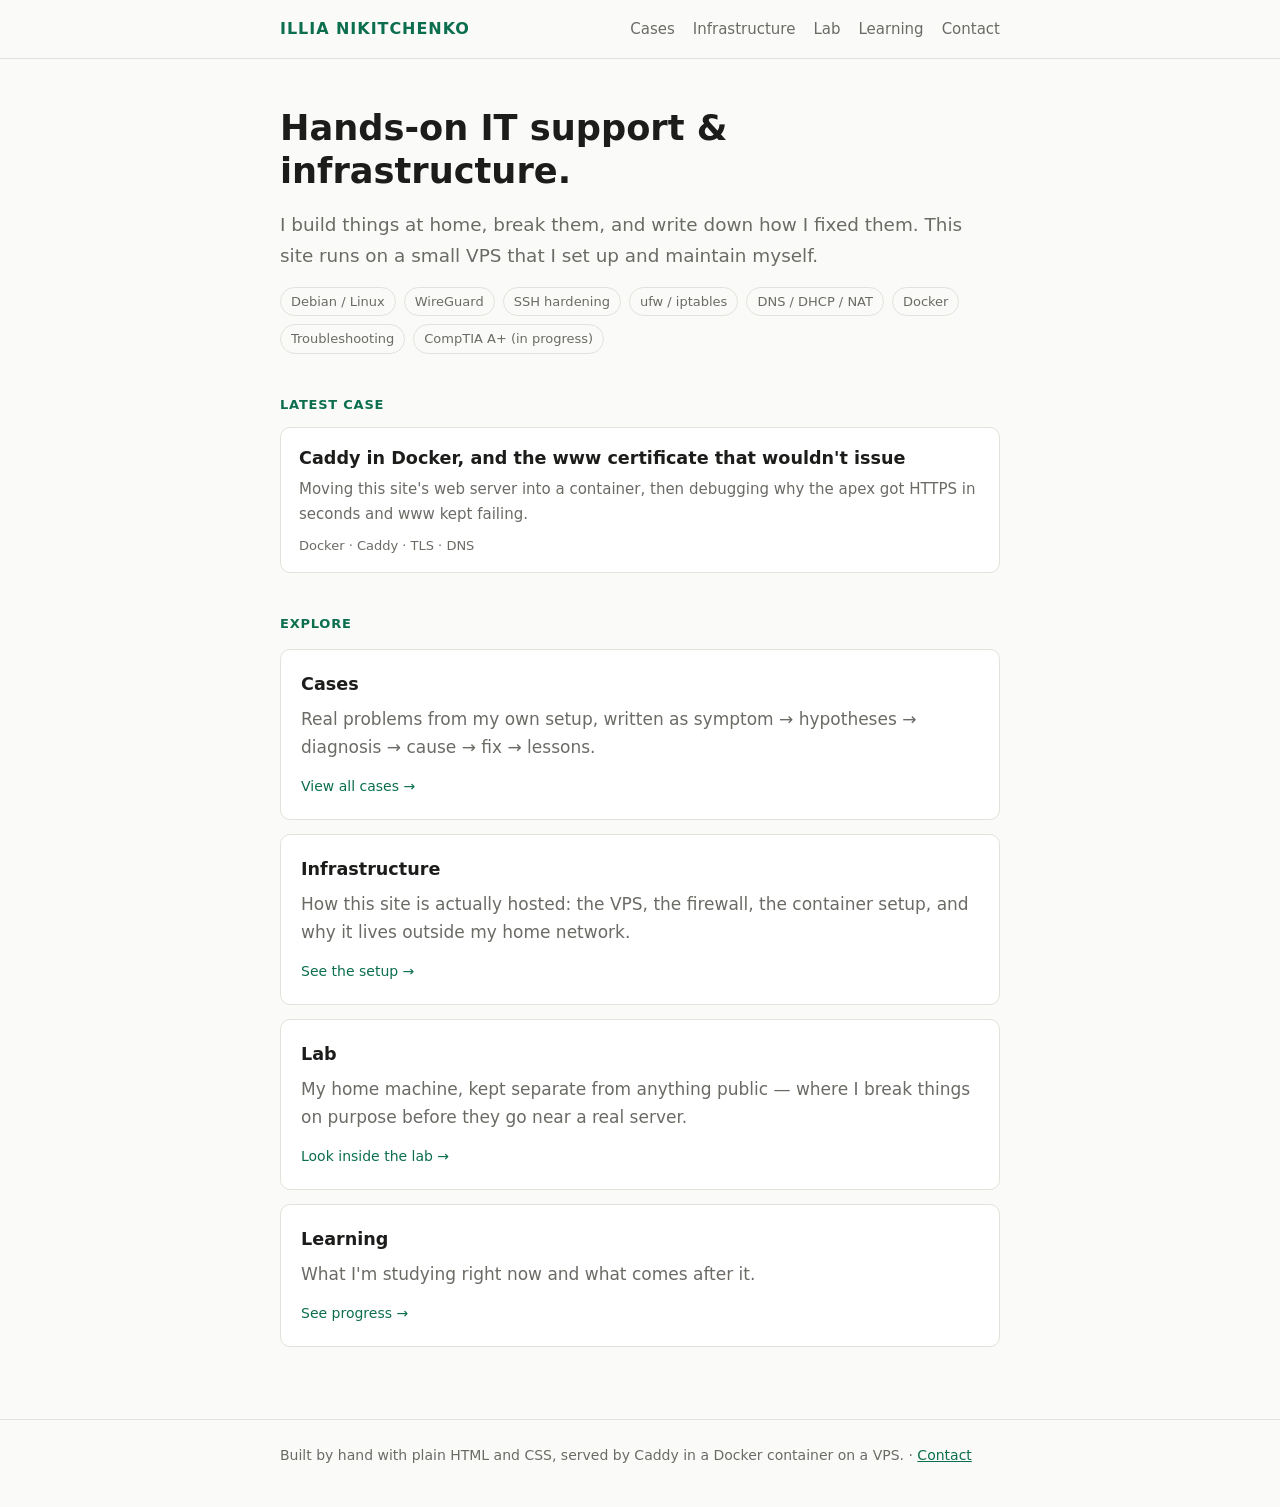
<file: index.html>
<!doctype html>
<html lang="en">
<head>
  <meta charset="utf-8">
  <meta name="viewport" content="width=device-width, initial-scale=1">
  <title>Illia Nikitchenko — IT Support &amp; Infrastructure</title>
  <meta name="description" content="Portfolio of Illia Nikitchenko: home lab, Linux, networking and troubleshooting write-ups.">
  <link rel="stylesheet" href="/style.css">
</head>
<body>
<header class="site">
  <div class="wrap">
    <a class="brand" href="/">Illia Nikitchenko</a>
    <nav>
      <a href="/cases/">Cases</a>
      <a href="/infrastructure/">Infrastructure</a>
      <a href="/lab/">Lab</a>
      <a href="/learning/">Learning</a>
      <a href="/contact/">Contact</a>
    </nav>
  </div>
</header>

<main class="wrap">
  <h1>Hands-on IT support &amp; infrastructure.</h1>
  <p class="lead">
    I build things at home, break them, and write down how I fixed them.
    This site runs on a small VPS that I set up and maintain myself.
  </p>
  <ul class="tags">
    <li>Debian / Linux</li>
    <li>WireGuard</li>
    <li>SSH hardening</li>
    <li>ufw / iptables</li>
    <li>DNS / DHCP / NAT</li>
    <li>Docker</li>
    <li>Troubleshooting</li>
    <li>CompTIA A+ (in progress)</li>
  </ul>

  <p class="eyebrow">Latest case</p>
  <a class="card" href="/cases/caddy-docker.html">
    <h3>Caddy in Docker, and the www certificate that wouldn't issue</h3>
    <p>Moving this site's web server into a container, then debugging why the apex got HTTPS in seconds and www kept failing.</p>
    <div class="meta">Docker · Caddy · TLS · DNS</div>
  </a>

  <p class="eyebrow">Explore</p>

  <a class="teaser" href="/cases/">
    <h3>Cases</h3>
    <p>Real problems from my own setup, written as symptom → hypotheses → diagnosis → cause → fix → lessons.</p>
    <span class="more">View all cases →</span>
  </a>

  <a class="teaser" href="/infrastructure/">
    <h3>Infrastructure</h3>
    <p>How this site is actually hosted: the VPS, the firewall, the container setup, and why it lives outside my home network.</p>
    <span class="more">See the setup →</span>
  </a>

  <a class="teaser" href="/lab/">
    <h3>Lab</h3>
    <p>My home machine, kept separate from anything public — where I break things on purpose before they go near a real server.</p>
    <span class="more">Look inside the lab →</span>
  </a>

  <a class="teaser" href="/learning/">
    <h3>Learning</h3>
    <p>What I'm studying right now and what comes after it.</p>
    <span class="more">See progress →</span>
  </a>
</main>

<footer>
  <div class="wrap">Built by hand with plain HTML and CSS, served by Caddy in a Docker container on a VPS. · <a href="/contact/">Contact</a></div>
</footer>
</body>
</html>
</file>
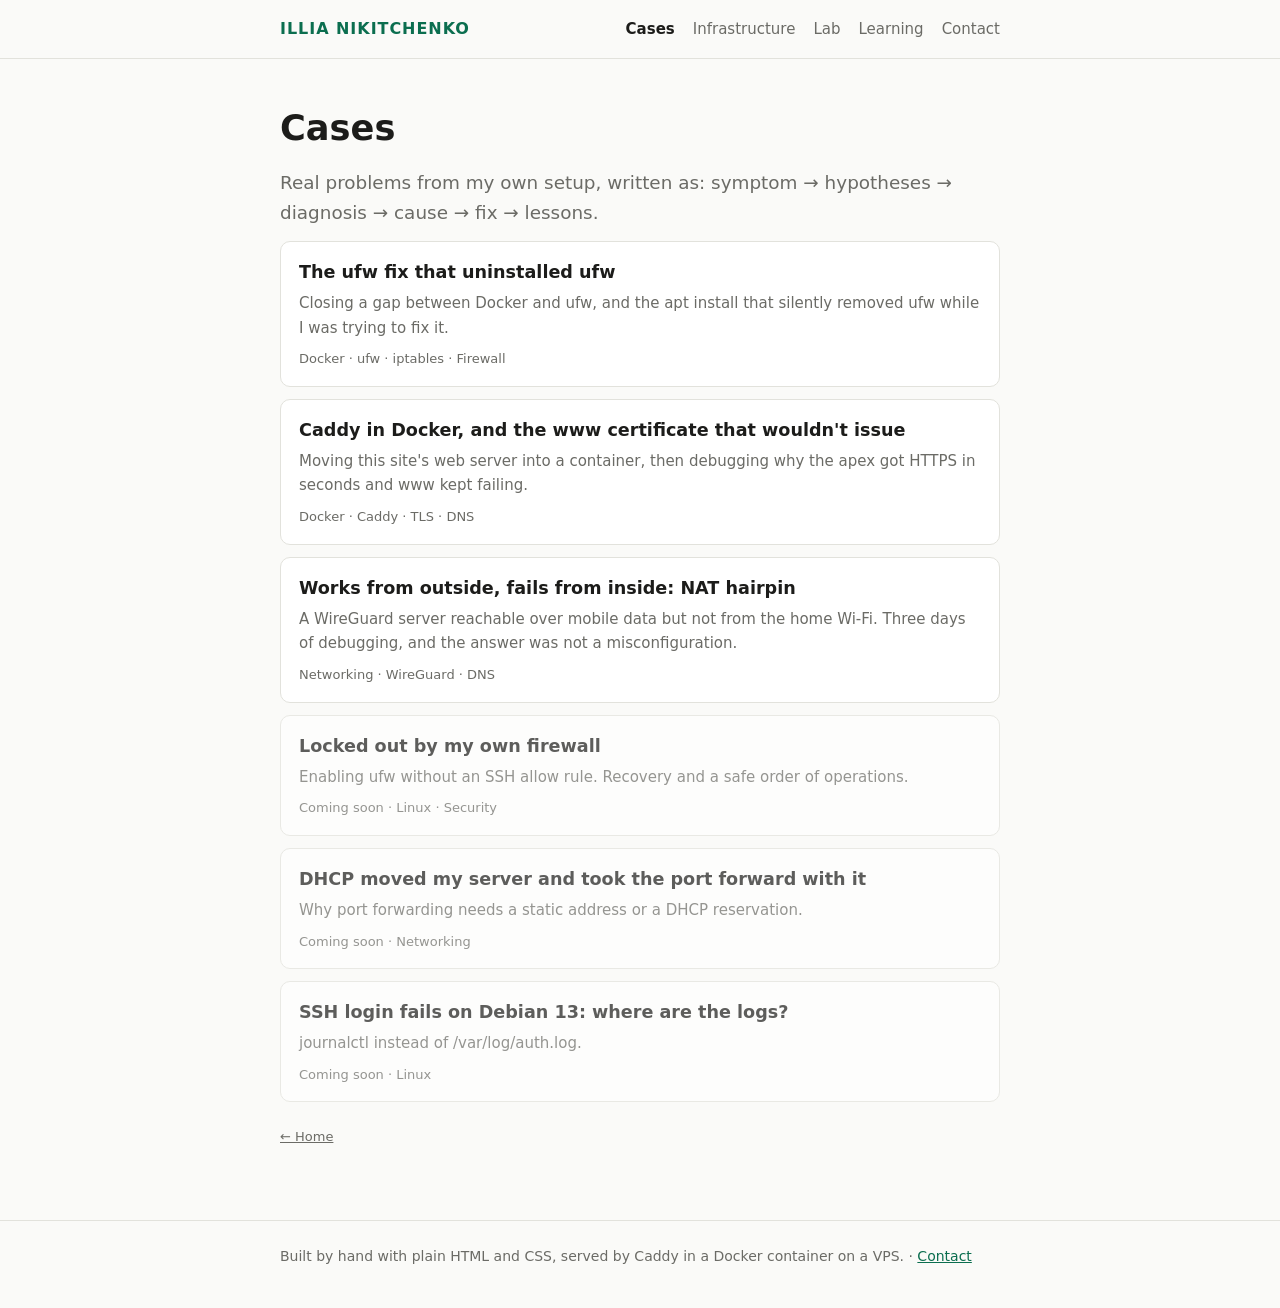
<file: cases/index.html>
<!doctype html>
<html lang="en">
<head>
  <meta charset="utf-8">
  <meta name="viewport" content="width=device-width, initial-scale=1">
  <title>Cases — Illia Nikitchenko</title>
  <meta name="description" content="Troubleshooting write-ups from Illia Nikitchenko's own home lab and VPS setup.">
  <link rel="stylesheet" href="/style.css">
</head>
<body>
<header class="site">
  <div class="wrap">
    <a class="brand" href="/">Illia Nikitchenko</a>
    <nav>
      <a href="/cases/" class="active">Cases</a>
      <a href="/infrastructure/">Infrastructure</a>
      <a href="/lab/">Lab</a>
      <a href="/learning/">Learning</a>
      <a href="/contact/">Contact</a>
    </nav>
  </div>
</header>

<main class="wrap">
  <h1>Cases</h1>
  <p class="lead">Real problems from my own setup, written as: symptom → hypotheses → diagnosis → cause → fix → lessons.</p>
    
  <a class="card" href="/cases/ufw-docker.html">
    <h3>The ufw fix that uninstalled ufw</h3>
    <p>Closing a gap between Docker and ufw, and the apt install that silently removed ufw while I was trying to fix it.</p>
    <div class="meta">Docker · ufw · iptables · Firewall</div>
  </a>
  <a class="card" href="/cases/caddy-docker.html">
    <h3>Caddy in Docker, and the www certificate that wouldn't issue</h3>
    <p>Moving this site's web server into a container, then debugging why the apex got HTTPS in seconds and www kept failing.</p>
    <div class="meta">Docker · Caddy · TLS · DNS</div>
  </a>
  <a class="card" href="/cases/nat-hairpin.html">
    <h3>Works from outside, fails from inside: NAT hairpin</h3>
    <p>A WireGuard server reachable over mobile data but not from the home Wi-Fi. Three days of debugging, and the answer was not a misconfiguration.</p>
    <div class="meta">Networking · WireGuard · DNS</div>
  </a>
  <div class="card soon">
    <h3>Locked out by my own firewall</h3>
    <p>Enabling ufw without an SSH allow rule. Recovery and a safe order of operations.</p>
    <div class="meta">Coming soon · Linux · Security</div>
  </div>
  <div class="card soon">
    <h3>DHCP moved my server and took the port forward with it</h3>
    <p>Why port forwarding needs a static address or a DHCP reservation.</p>
    <div class="meta">Coming soon · Networking</div>
  </div>
  <div class="card soon">
    <h3>SSH login fails on Debian 13: where are the logs?</h3>
    <p>journalctl instead of /var/log/auth.log.</p>
    <div class="meta">Coming soon · Linux</div>
  </div>

  <p class="crumbs"><a href="/">← Home</a></p>
</main>

<footer>
  <div class="wrap">Built by hand with plain HTML and CSS, served by Caddy in a Docker container on a VPS. · <a href="/contact/">Contact</a></div>
</footer>
</body>
</html>
</file>
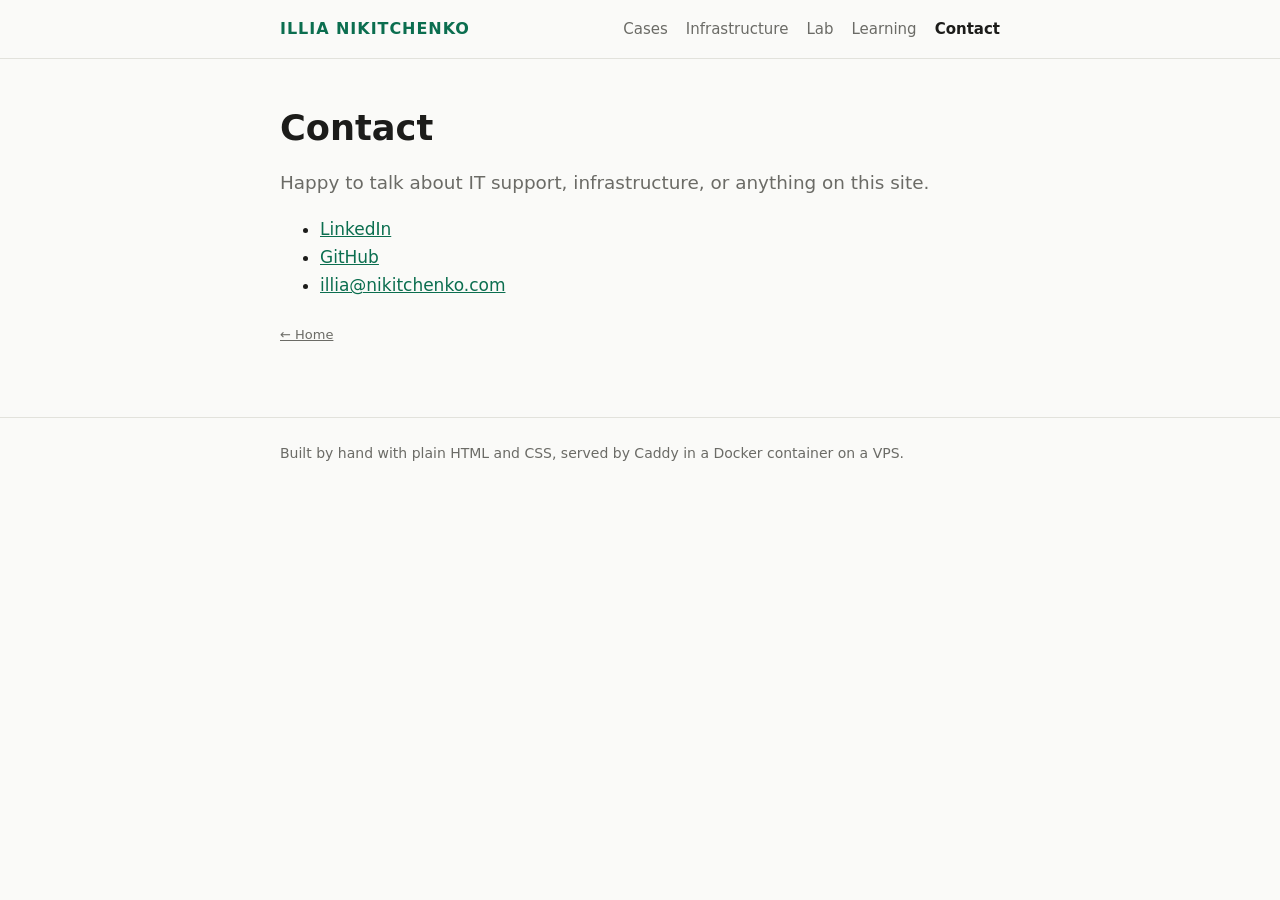
<file: contact/index.html>
<!doctype html>
<html lang="en">
<head>
  <meta charset="utf-8">
  <meta name="viewport" content="width=device-width, initial-scale=1">
  <title>Contact — Illia Nikitchenko</title>
  <meta name="description" content="Get in touch with Illia Nikitchenko.">
  <link rel="stylesheet" href="/style.css">
</head>
<body>
<header class="site">
  <div class="wrap">
    <a class="brand" href="/">Illia Nikitchenko</a>
    <nav>
      <a href="/cases/">Cases</a>
      <a href="/infrastructure/">Infrastructure</a>
      <a href="/lab/">Lab</a>
      <a href="/learning/">Learning</a>
      <a href="/contact/" class="active">Contact</a>
    </nav>
  </div>
</header>

<main class="wrap">
  <h1>Contact</h1>
  <p class="lead">Happy to talk about IT support, infrastructure, or anything on this site.</p>

  <ul>
    <li><a href="https://www.linkedin.com/in/illia-nikitchenko-970310440/">LinkedIn</a></li>
    <li><a href="https://github.com/Young-Moises">GitHub</a></li>
    <li><a href="mailto:illia@nikitchenko.com">illia@nikitchenko.com</a></li>
  </ul>

  <p class="crumbs"><a href="/">← Home</a></p>
</main>

<footer>
  <div class="wrap">Built by hand with plain HTML and CSS, served by Caddy in a Docker container on a VPS.</div>
</footer>
</body>
</html>
</file>
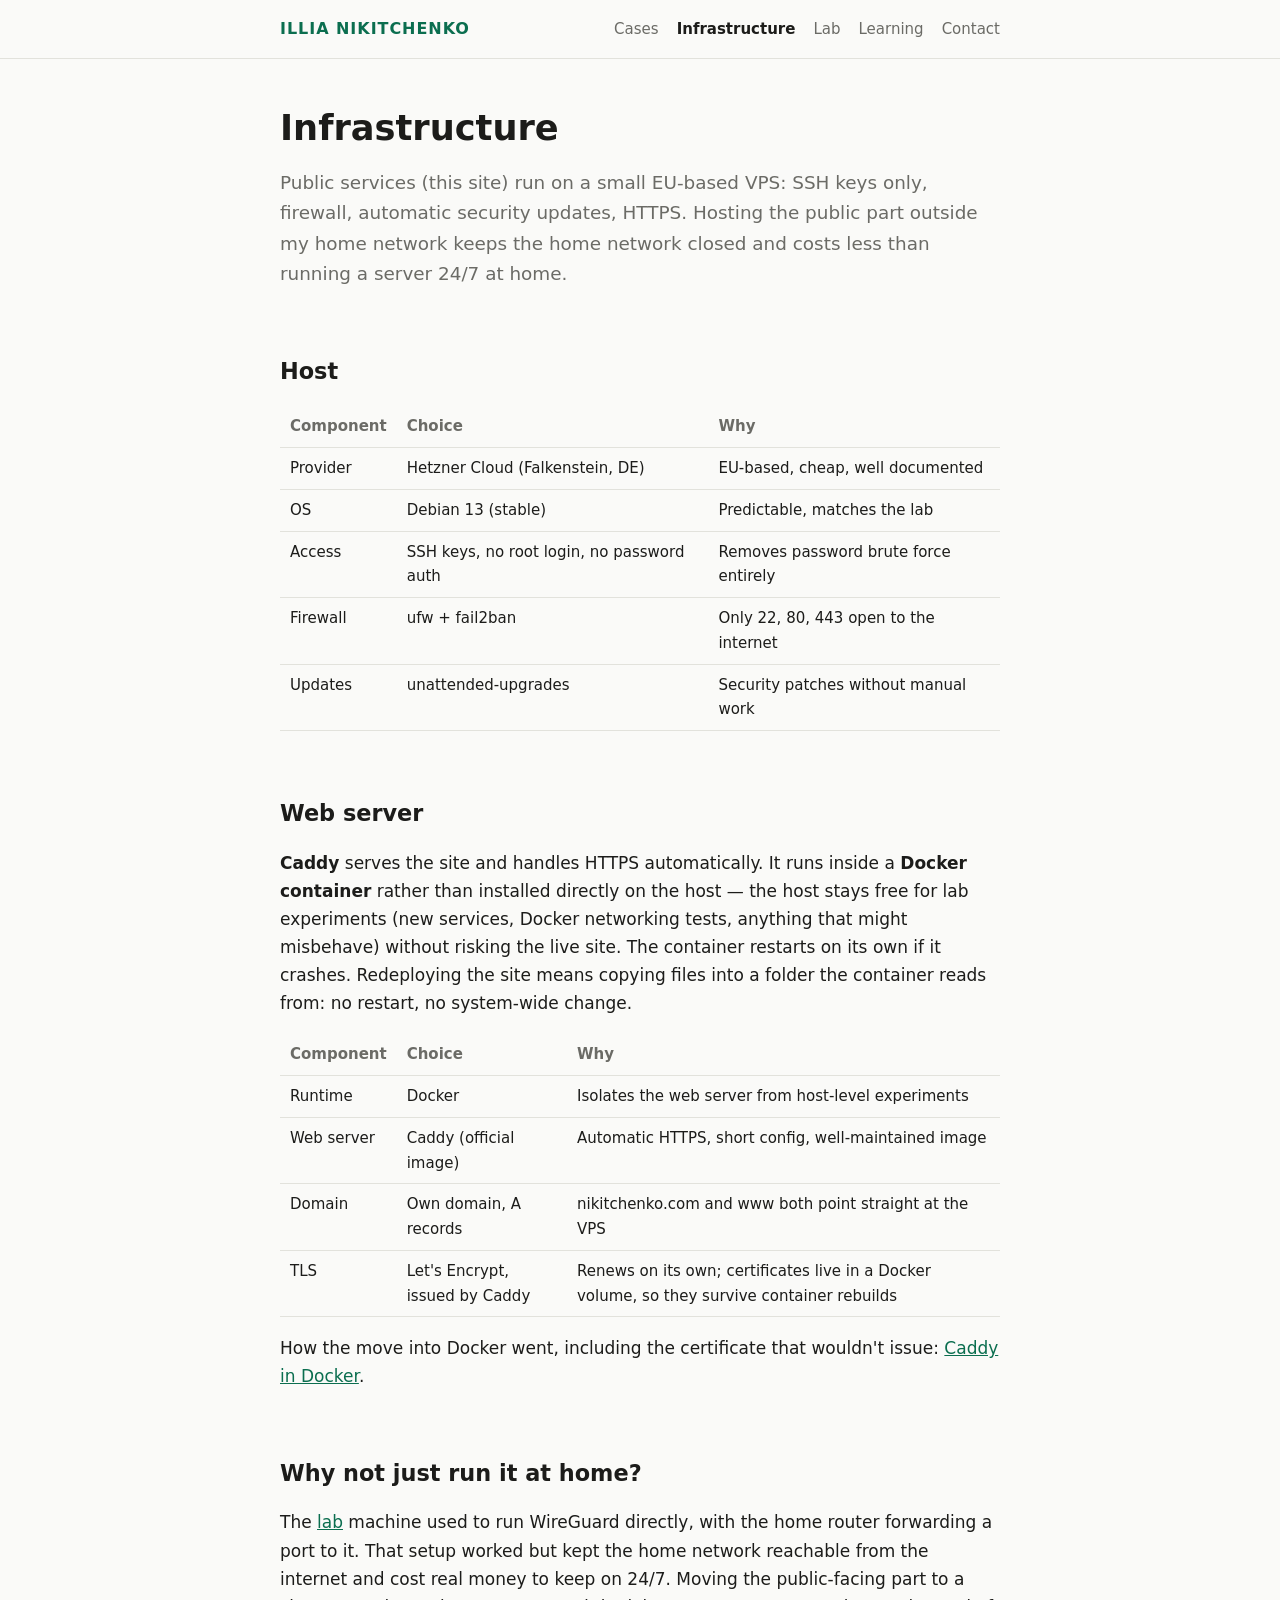
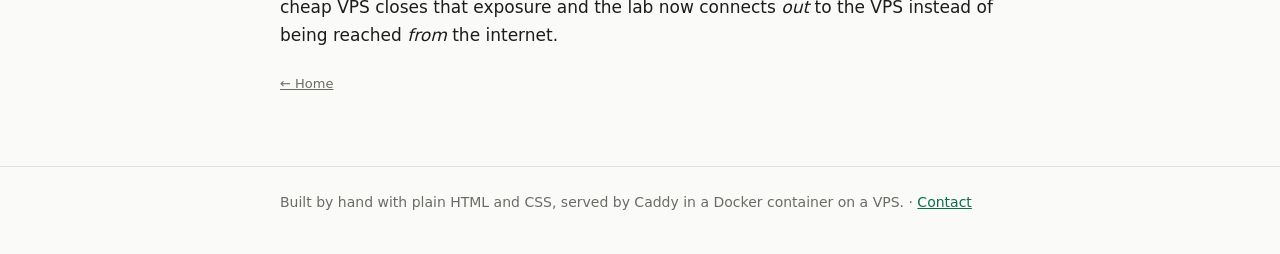
<file: infrastructure/index.html>
<!doctype html>
<html lang="en">
<head>
  <meta charset="utf-8">
  <meta name="viewport" content="width=device-width, initial-scale=1">
  <title>Infrastructure — Illia Nikitchenko</title>
  <meta name="description" content="How this site is hosted: VPS, firewall, containers, and the reasoning behind each choice.">
  <link rel="stylesheet" href="/style.css">
</head>
<body>
<header class="site">
  <div class="wrap">
    <a class="brand" href="/">Illia Nikitchenko</a>
    <nav>
      <a href="/cases/">Cases</a>
      <a href="/infrastructure/" class="active">Infrastructure</a>
      <a href="/lab/">Lab</a>
      <a href="/learning/">Learning</a>
      <a href="/contact/">Contact</a>
    </nav>
  </div>
</header>

<main class="wrap">
  <h1>Infrastructure</h1>
  <p class="lead">
    Public services (this site) run on a small EU-based VPS: SSH keys only,
    firewall, automatic security updates, HTTPS. Hosting the public part outside
    my home network keeps the home network closed and costs less than running a
    server 24/7 at home.
  </p>

  <h2>Host</h2>
  <table>
    <tr><th>Component</th><th>Choice</th><th>Why</th></tr>
    <tr><td>Provider</td><td>Hetzner Cloud (Falkenstein, DE)</td><td>EU-based, cheap, well documented</td></tr>
    <tr><td>OS</td><td>Debian 13 (stable)</td><td>Predictable, matches the lab</td></tr>
    <tr><td>Access</td><td>SSH keys, no root login, no password auth</td><td>Removes password brute force entirely</td></tr>
    <tr><td>Firewall</td><td>ufw + fail2ban</td><td>Only 22, 80, 443 open to the internet</td></tr>
    <tr><td>Updates</td><td>unattended-upgrades</td><td>Security patches without manual work</td></tr>
  </table>

  <h2>Web server</h2>
  <p>
    <strong>Caddy</strong> serves the site and handles HTTPS automatically. It runs
    inside a <strong>Docker container</strong> rather than installed directly on the host —
    the host stays free for lab experiments (new services, Docker networking tests,
    anything that might misbehave) without risking the live site. The container
    restarts on its own if it crashes. Redeploying the site means copying files into
    a folder the container reads from: no restart, no system-wide change.
  </p>
  <table>
    <tr><th>Component</th><th>Choice</th><th>Why</th></tr>
    <tr><td>Runtime</td><td>Docker</td><td>Isolates the web server from host-level experiments</td></tr>
    <tr><td>Web server</td><td>Caddy (official image)</td><td>Automatic HTTPS, short config, well-maintained image</td></tr>
    <tr><td>Domain</td><td>Own domain, A records</td><td>nikitchenko.com and www both point straight at the VPS</td></tr>
    <tr><td>TLS</td><td>Let's Encrypt, issued by Caddy</td><td>Renews on its own; certificates live in a Docker volume, so they survive container rebuilds</td></tr>
  </table>
  <p>How the move into Docker went, including the certificate that wouldn't issue: <a href="/cases/caddy-docker.html">Caddy in Docker</a>.</p>

  <h2>Why not just run it at home?</h2>
  <p>
    The <a href="/lab/">lab</a> machine used to run WireGuard directly, with the home
    router forwarding a port to it. That setup worked but kept the home network reachable
    from the internet and cost real money to keep on 24/7. Moving the public-facing
    part to a cheap VPS closes that exposure and the lab now connects <em>out</em> to the
    VPS instead of being reached <em>from</em> the internet.
  </p>

  <p class="crumbs"><a href="/">← Home</a></p>
</main>

<footer>
  <div class="wrap">Built by hand with plain HTML and CSS, served by Caddy in a Docker container on a VPS. · <a href="/contact/">Contact</a></div>
</footer>
</body>
</html>
</file>
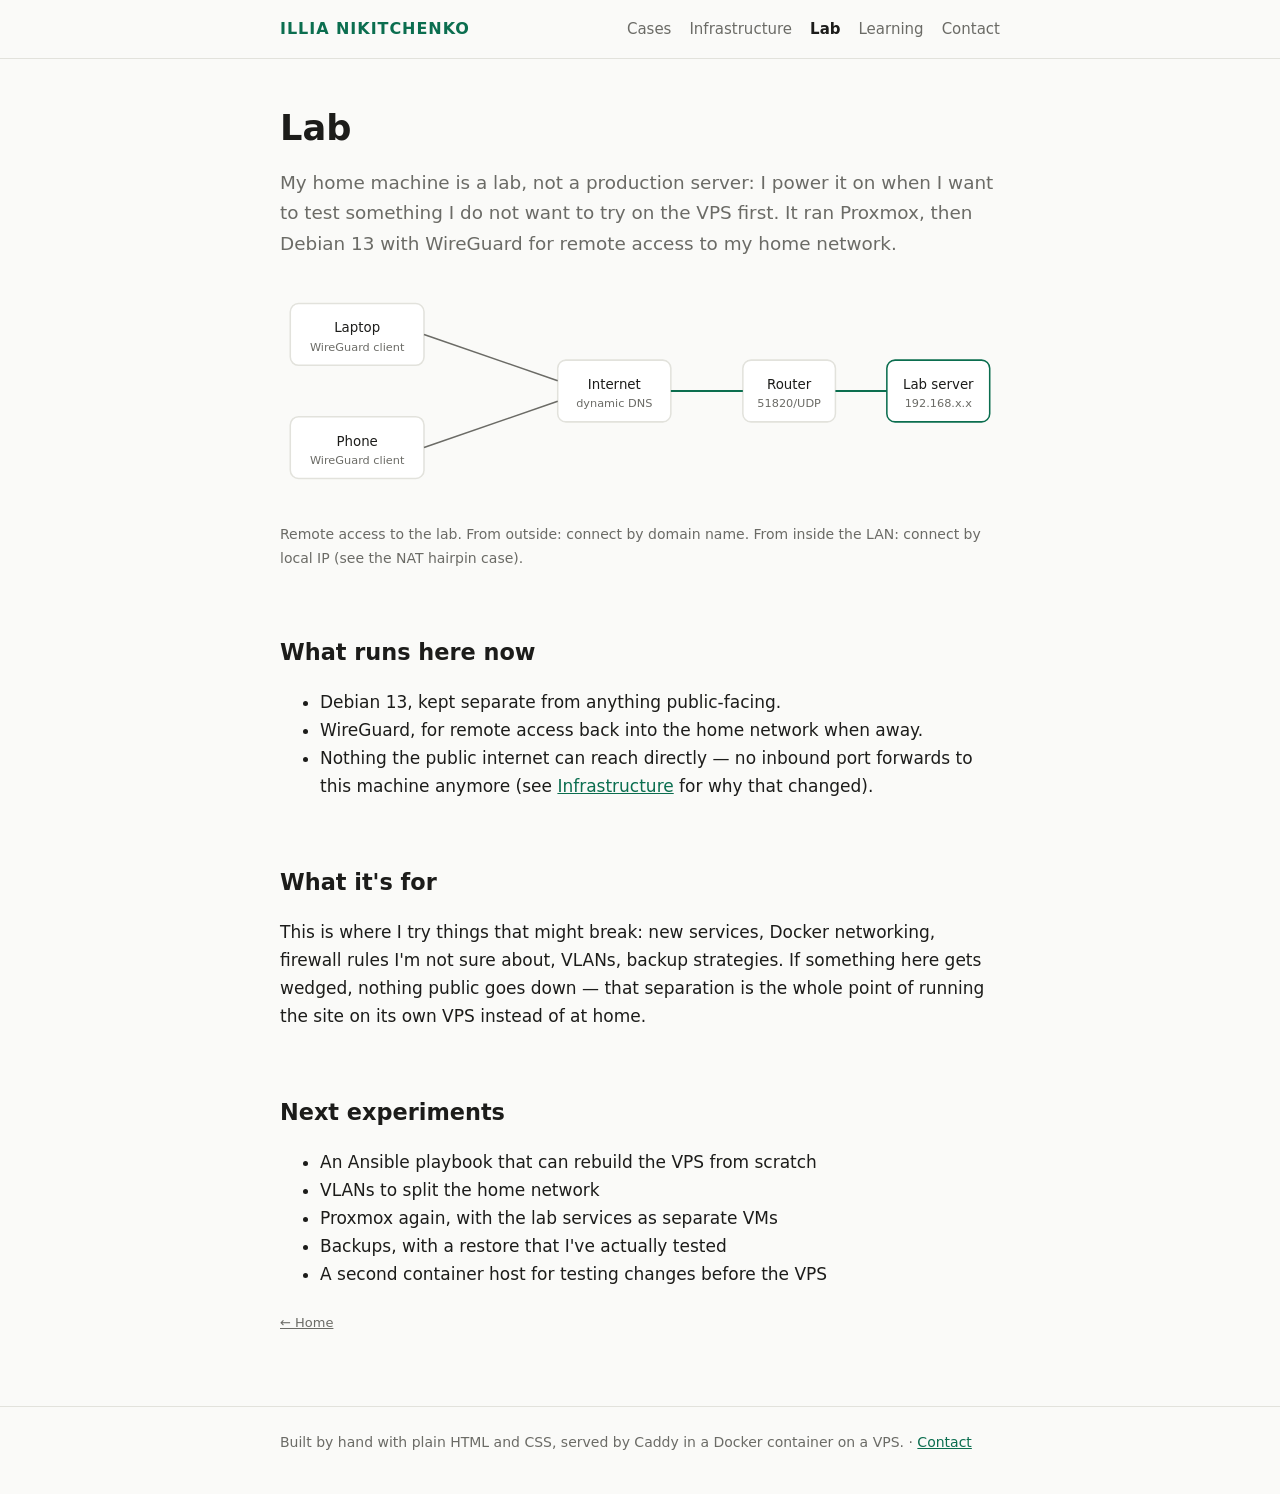
<file: lab/index.html>
<!doctype html>
<html lang="en">
<head>
  <meta charset="utf-8">
  <meta name="viewport" content="width=device-width, initial-scale=1">
  <title>Lab — Illia Nikitchenko</title>
  <meta name="description" content="The home lab: what it runs, what it's for, and how it connects to the public VPS.">
  <link rel="stylesheet" href="/style.css">
</head>
<body>
<header class="site">
  <div class="wrap">
    <a class="brand" href="/">Illia Nikitchenko</a>
    <nav>
      <a href="/cases/">Cases</a>
      <a href="/infrastructure/">Infrastructure</a>
      <a href="/lab/" class="active">Lab</a>
      <a href="/learning/">Learning</a>
      <a href="/contact/">Contact</a>
    </nav>
  </div>
</header>

<main class="wrap">
  <h1>Lab</h1>
  <p class="lead">
    My home machine is a lab, not a production server: I power it on when I want
    to test something I do not want to try on the VPS first. It ran Proxmox, then
    Debian 13 with WireGuard for remote access to my home network.
  </p>

  <figure>
    <svg viewBox="0 0 700 220" role="img" aria-label="Network diagram: clients reach the home WireGuard server through the internet and a router with UDP port forwarding">
      <rect class="box" x="10" y="20" width="130" height="60" rx="8"/>
      <text x="75" y="48" text-anchor="middle">Laptop</text>
      <text class="small" x="75" y="66" text-anchor="middle">WireGuard client</text>

      <rect class="box" x="10" y="130" width="130" height="60" rx="8"/>
      <text x="75" y="158" text-anchor="middle">Phone</text>
      <text class="small" x="75" y="176" text-anchor="middle">WireGuard client</text>

      <rect class="box" x="270" y="75" width="110" height="60" rx="8"/>
      <text x="325" y="103" text-anchor="middle">Internet</text>
      <text class="small" x="325" y="121" text-anchor="middle">dynamic DNS</text>

      <rect class="box" x="450" y="75" width="90" height="60" rx="8"/>
      <text x="495" y="103" text-anchor="middle">Router</text>
      <text class="small" x="495" y="121" text-anchor="middle">51820/UDP</text>

      <rect class="box hl" x="590" y="75" width="100" height="60" rx="8"/>
      <text x="640" y="103" text-anchor="middle">Lab server</text>
      <text class="small" x="640" y="121" text-anchor="middle">192.168.x.x</text>

      <path class="line" d="M140 50 L270 95"/>
      <path class="line" d="M140 160 L270 115"/>
      <path class="ok" d="M380 105 L450 105"/>
      <path class="ok" d="M540 105 L590 105"/>
    </svg>
    <figcaption>Remote access to the lab. From outside: connect by domain name. From inside the LAN: connect by local IP (see the NAT hairpin case).</figcaption>
  </figure>

  <h2>What runs here now</h2>
  <ul>
    <li>Debian 13, kept separate from anything public-facing.</li>
    <li>WireGuard, for remote access back into the home network when away.</li>
    <li>Nothing the public internet can reach directly — no inbound port forwards to this machine anymore (see <a href="/infrastructure/">Infrastructure</a> for why that changed).</li>
  </ul>

  <h2>What it's for</h2>
  <p>
    This is where I try things that might break: new services, Docker networking,
    firewall rules I'm not sure about, VLANs, backup strategies. If something here
    gets wedged, nothing public goes down — that separation is the whole point of
    running the site on its own VPS instead of at home.
  </p>

  <h2>Next experiments</h2>
  <ul>
    <li>An Ansible playbook that can rebuild the VPS from scratch</li>
    <li>VLANs to split the home network</li>
    <li>Proxmox again, with the lab services as separate VMs</li>
    <li>Backups, with a restore that I've actually tested</li>
    <li>A second container host for testing changes before the VPS</li>
  </ul>

  <p class="crumbs"><a href="/">← Home</a></p>
</main>

<footer>
  <div class="wrap">Built by hand with plain HTML and CSS, served by Caddy in a Docker container on a VPS. · <a href="/contact/">Contact</a></div>
</footer>
</body>
</html>
</file>
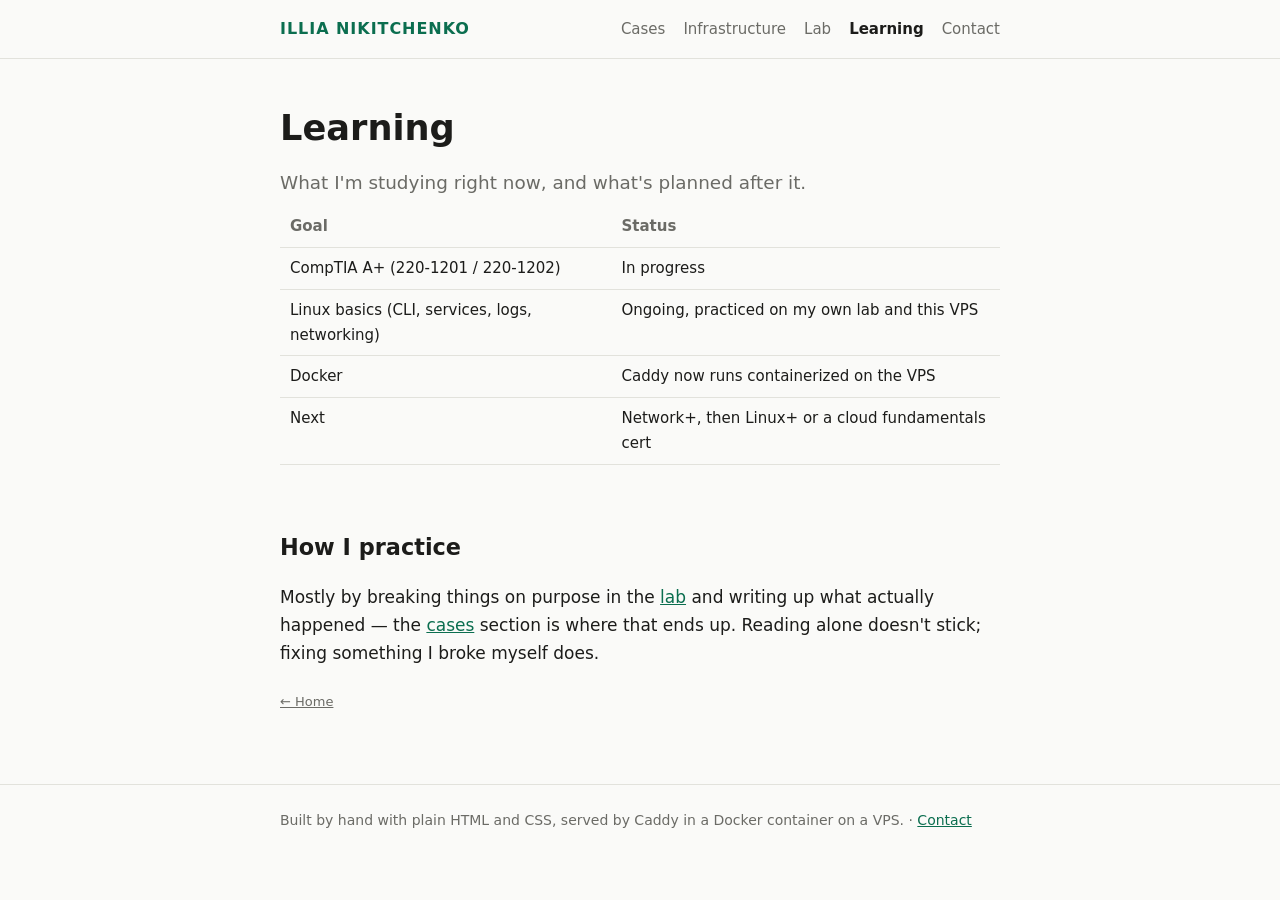
<file: learning/index.html>
<!doctype html>
<html lang="en">
<head>
  <meta charset="utf-8">
  <meta name="viewport" content="width=device-width, initial-scale=1">
  <title>Learning — Illia Nikitchenko</title>
  <meta name="description" content="Certifications and skills Illia Nikitchenko is currently working on.">
  <link rel="stylesheet" href="/style.css">
</head>
<body>
<header class="site">
  <div class="wrap">
    <a class="brand" href="/">Illia Nikitchenko</a>
    <nav>
      <a href="/cases/">Cases</a>
      <a href="/infrastructure/">Infrastructure</a>
      <a href="/lab/">Lab</a>
      <a href="/learning/" class="active">Learning</a>
      <a href="/contact/">Contact</a>
    </nav>
  </div>
</header>

<main class="wrap">
  <h1>Learning</h1>
  <p class="lead">What I'm studying right now, and what's planned after it.</p>

  <table>
    <tr><th>Goal</th><th>Status</th></tr>
    <tr><td>CompTIA A+ (220-1201 / 220-1202)</td><td>In progress</td></tr>
    <tr><td>Linux basics (CLI, services, logs, networking)</td><td>Ongoing, practiced on my own lab and this VPS</td></tr>
    <tr><td>Docker</td><td>Caddy now runs containerized on the VPS</td></tr>
    <tr><td>Next</td><td>Network+, then Linux+ or a cloud fundamentals cert</td></tr>
  </table>

  <h2>How I practice</h2>
  <p>
    Mostly by breaking things on purpose in the <a href="/lab/">lab</a> and writing up
    what actually happened — the <a href="/cases/">cases</a> section is where that ends up.
    Reading alone doesn't stick; fixing something I broke myself does.
  </p>

  <p class="crumbs"><a href="/">← Home</a></p>
</main>

<footer>
  <div class="wrap">Built by hand with plain HTML and CSS, served by Caddy in a Docker container on a VPS. · <a href="/contact/">Contact</a></div>
</footer>
</body>
</html>
</file>
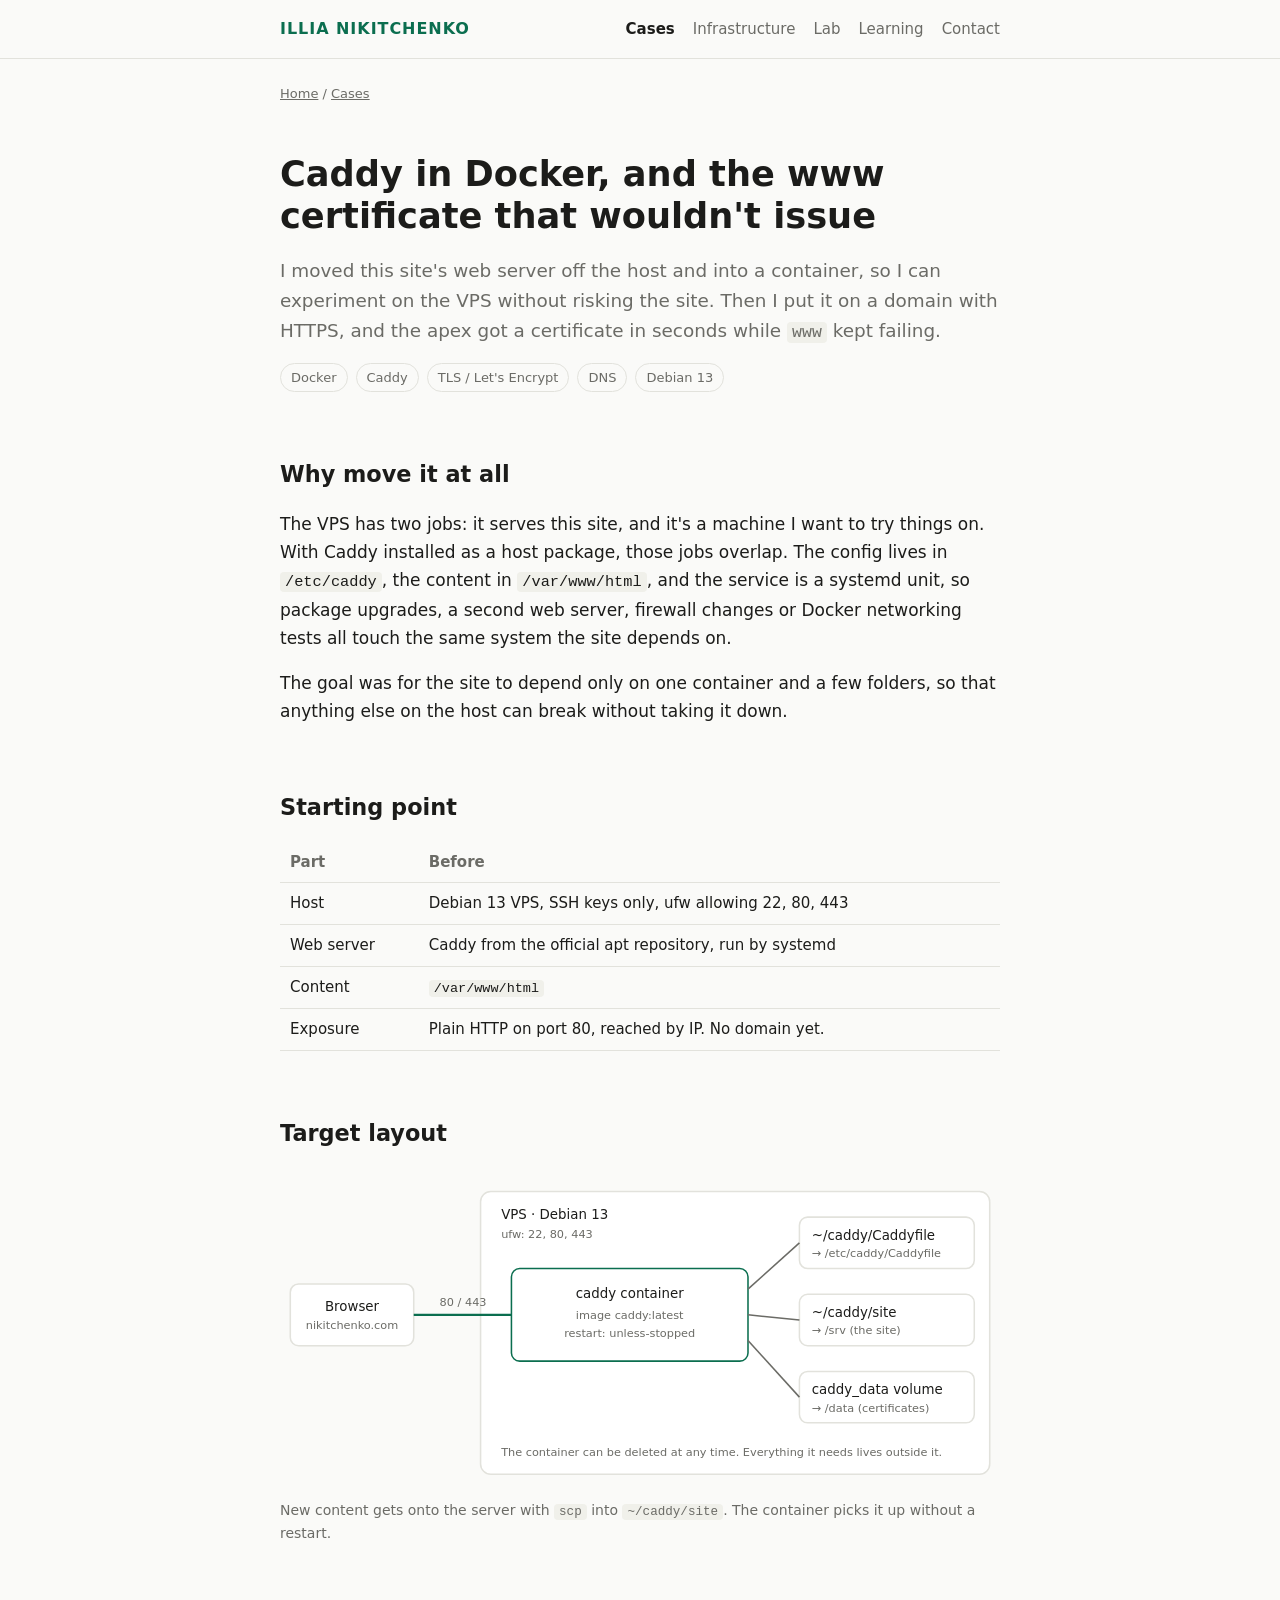
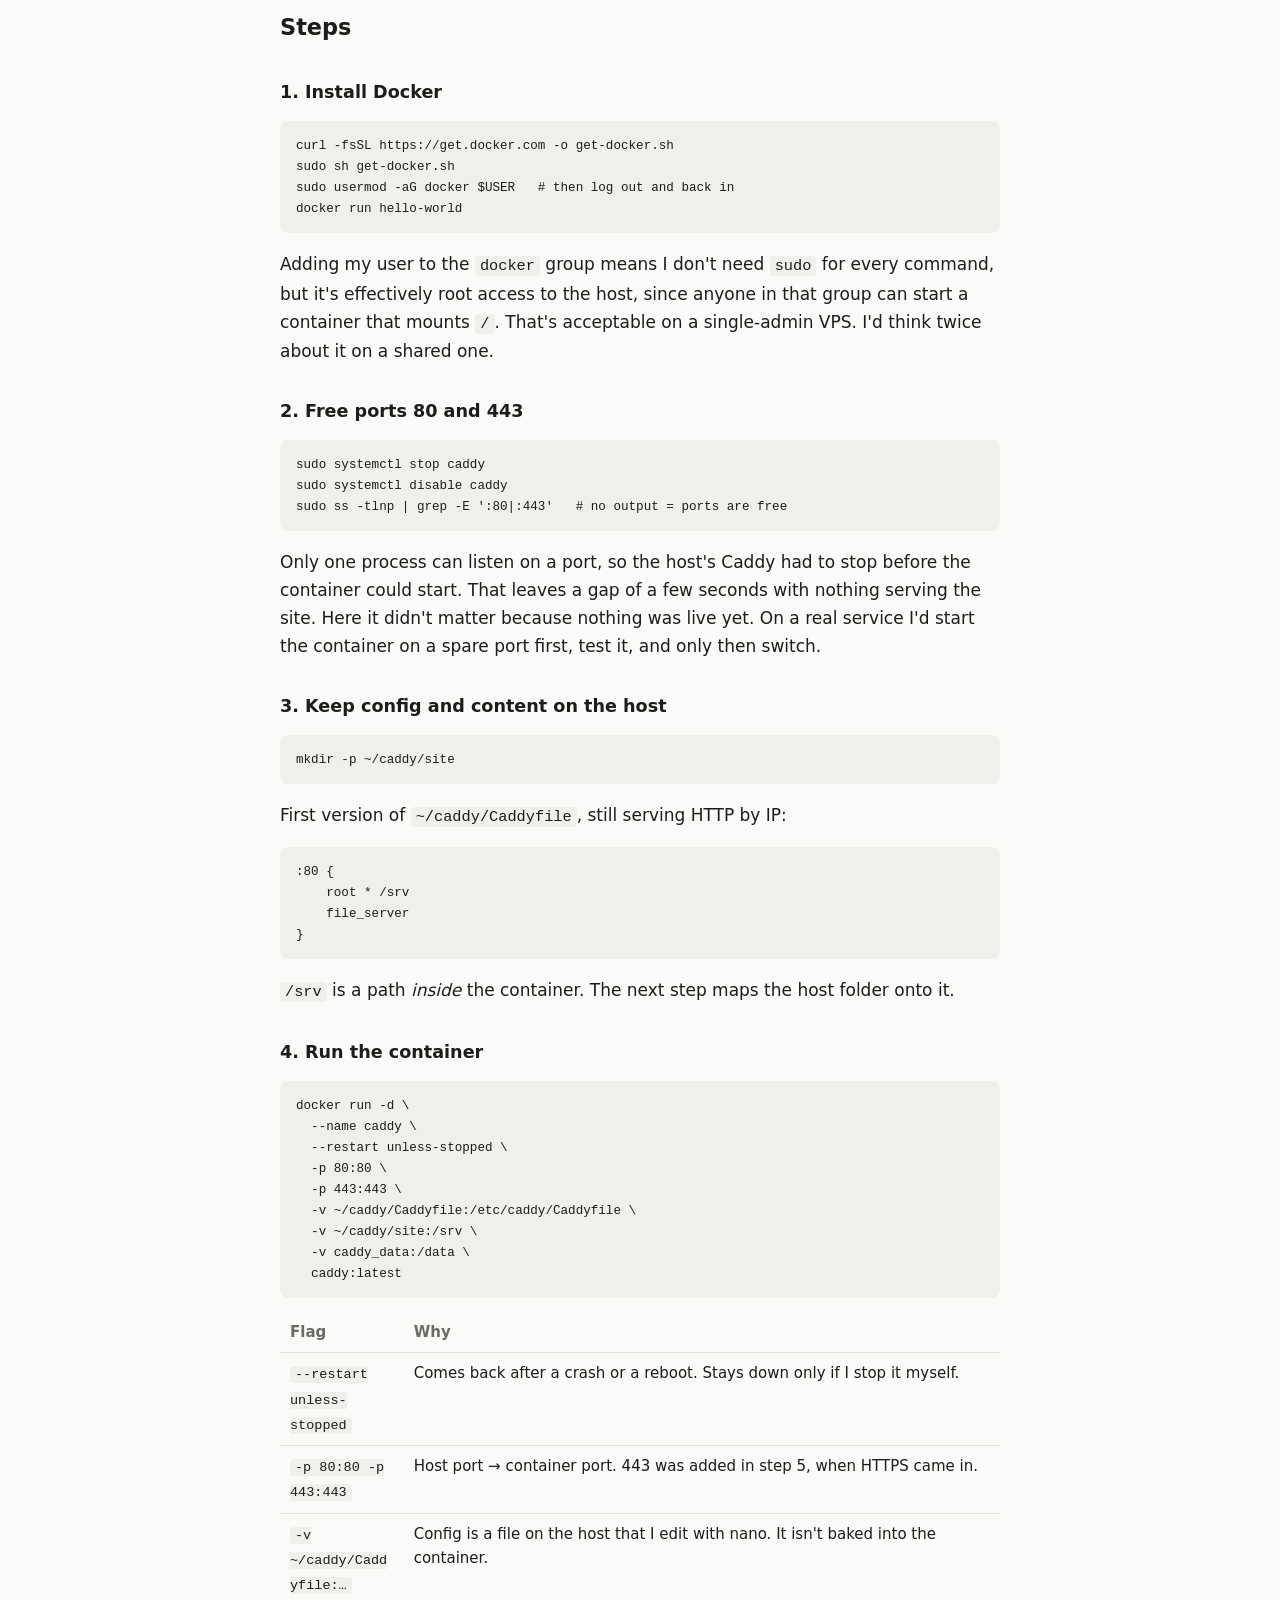
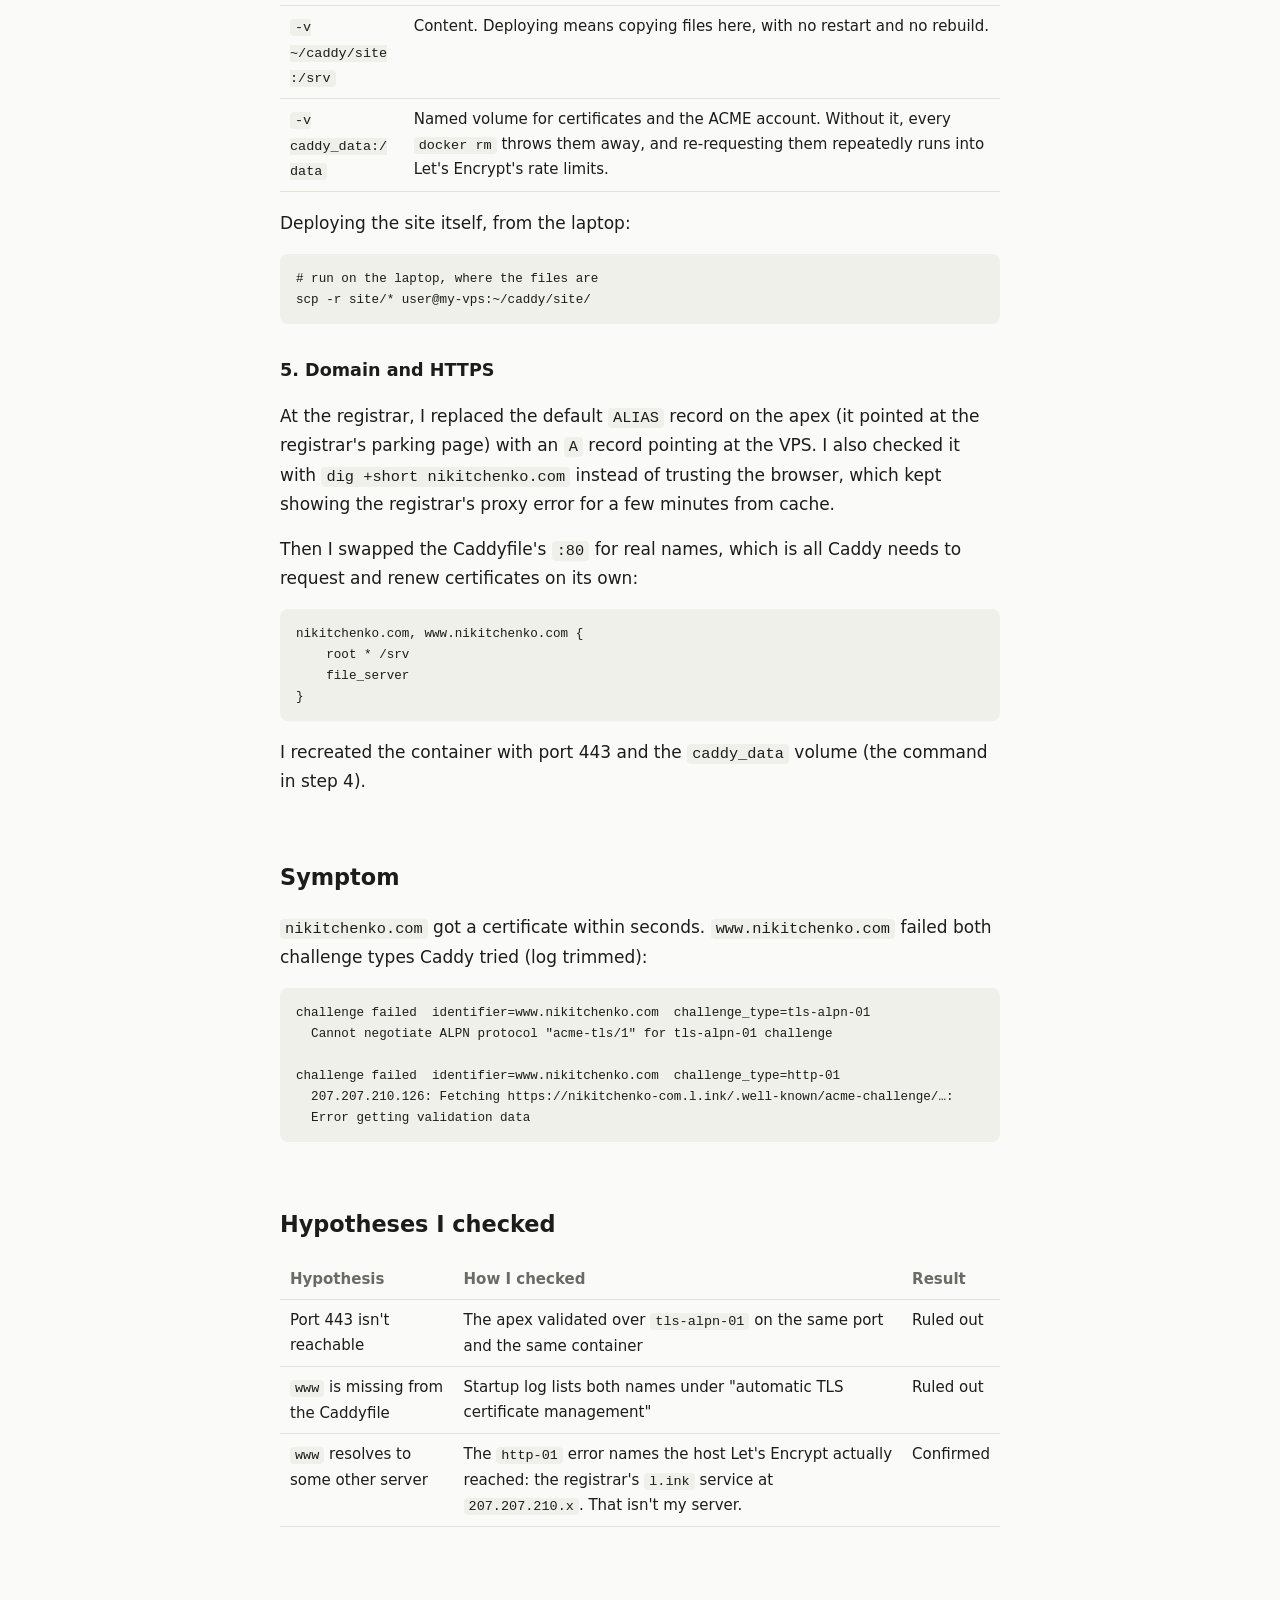
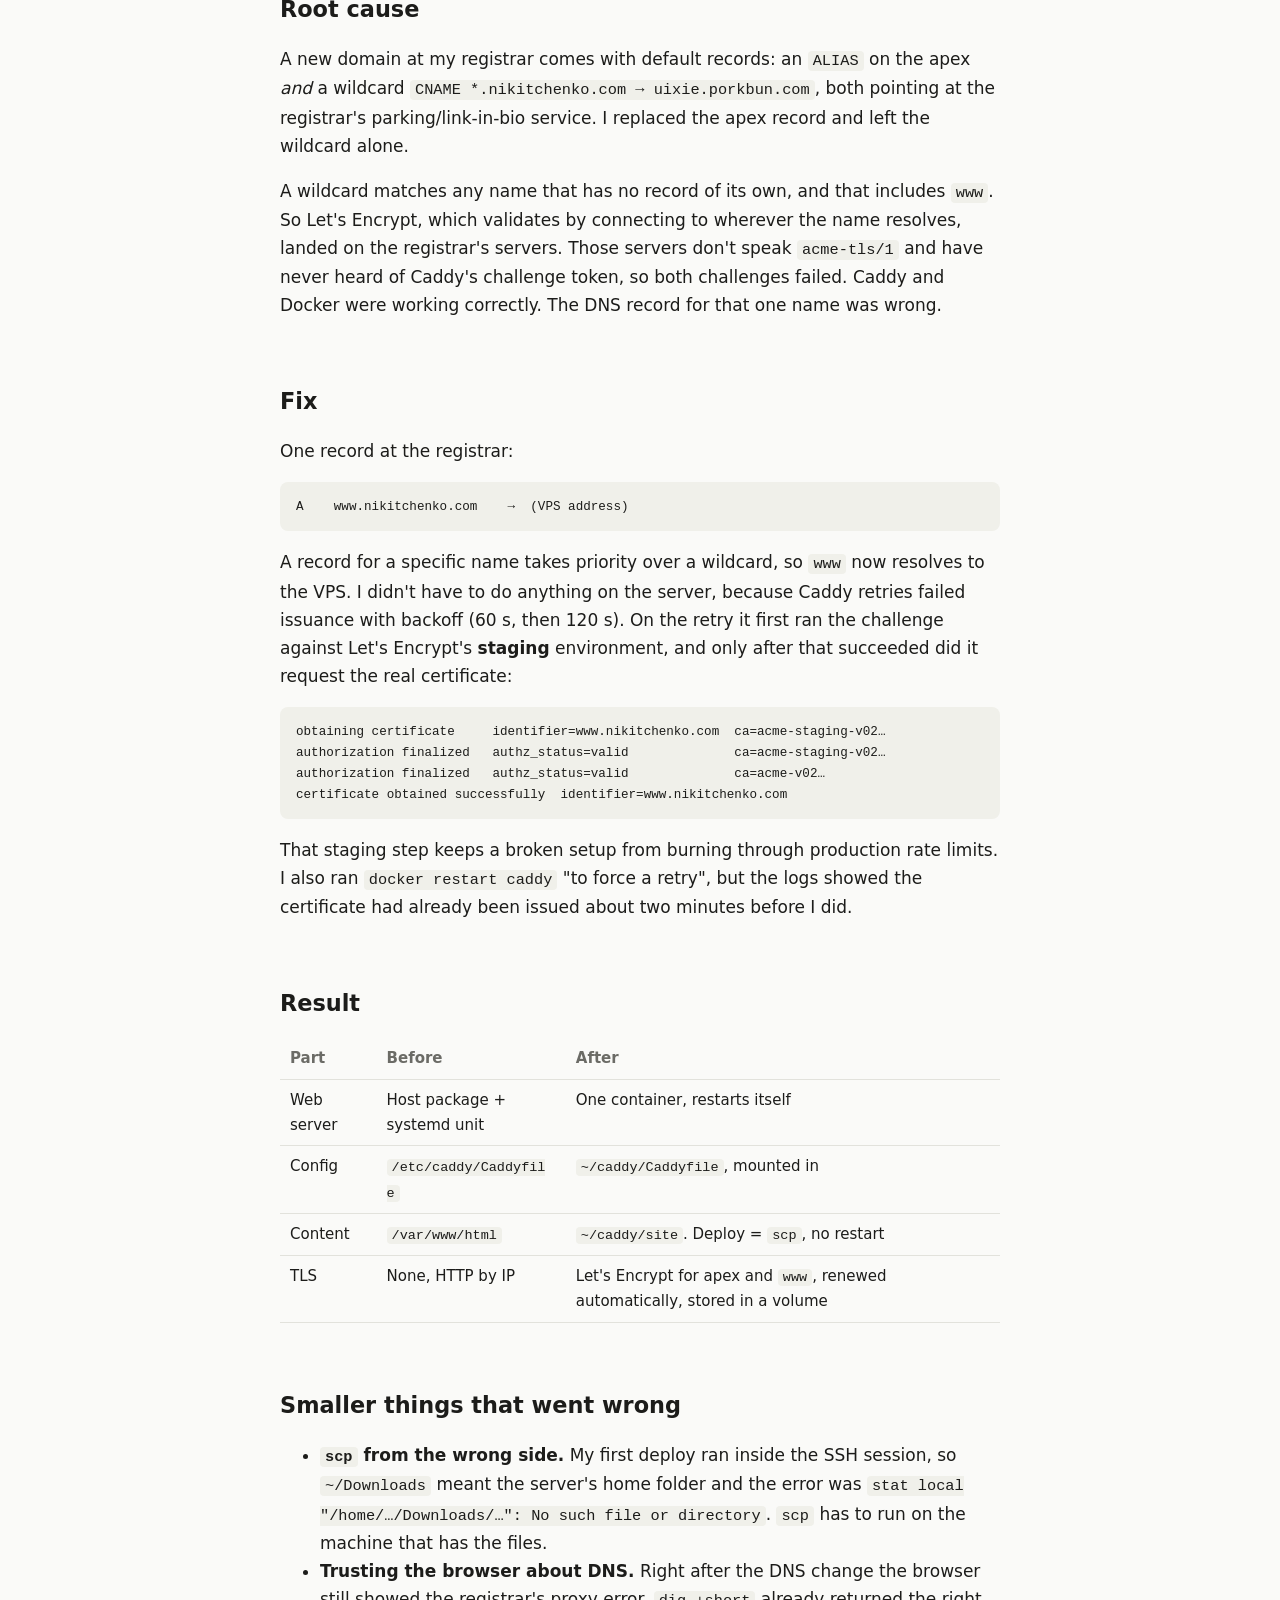
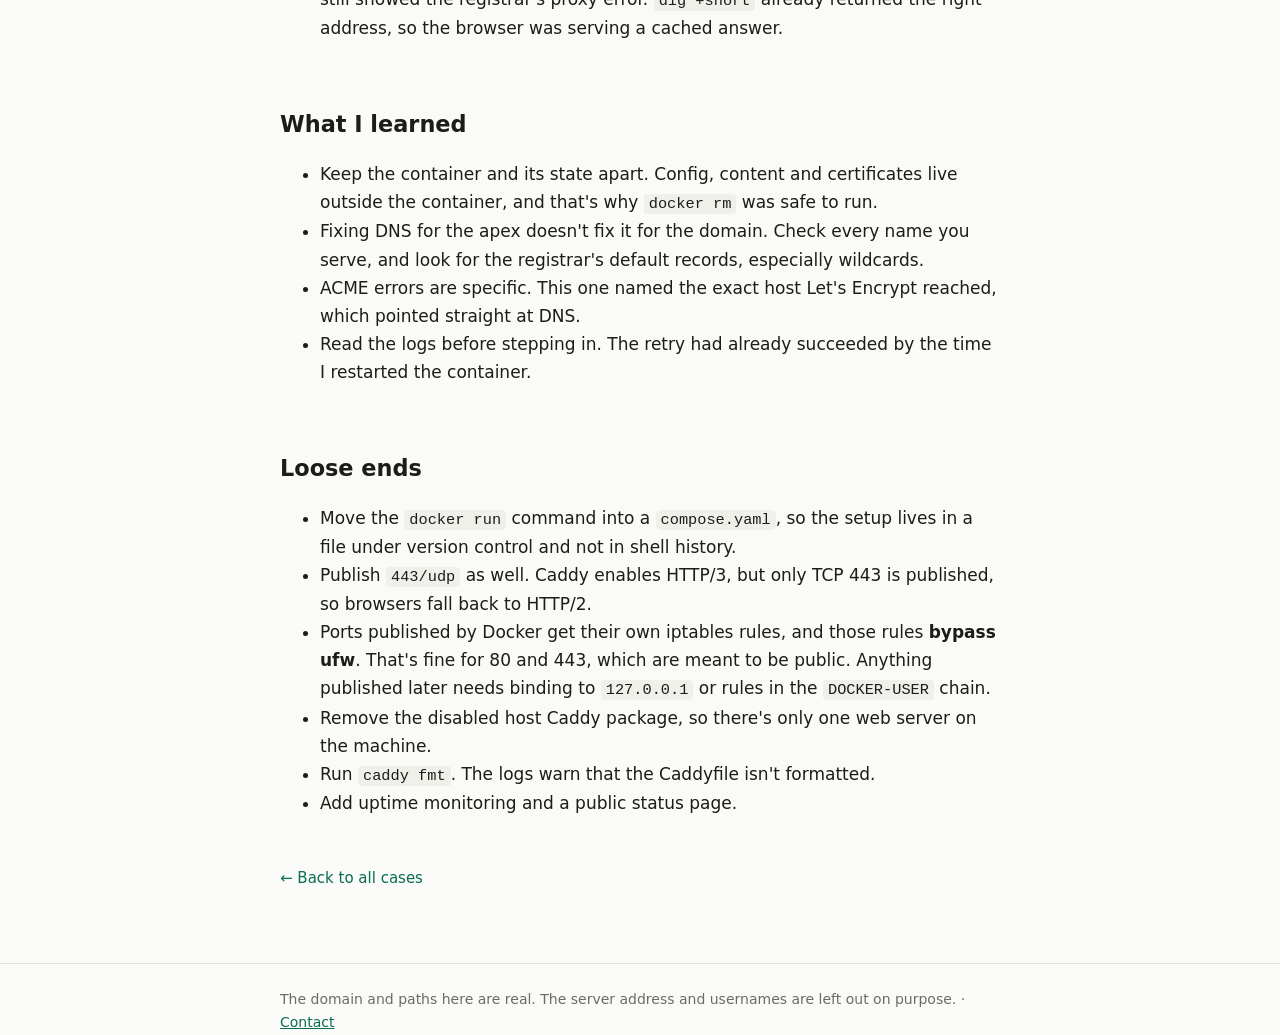
<file: cases/caddy-docker.html>
<!doctype html>
<html lang="en">
<head>
  <meta charset="utf-8">
  <meta name="viewport" content="width=device-width, initial-scale=1">
  <title>Caddy in Docker, and the www certificate that wouldn't issue — Illia Nikitchenko</title>
  <meta name="description" content="Moving this site's web server from a host package into a Docker container, adding a domain with automatic HTTPS, and debugging a failed certificate for www.">
  <link rel="stylesheet" href="/style.css">
</head>
<body>
<header class="site">
  <div class="wrap">
    <a class="brand" href="/">Illia Nikitchenko</a>
    <nav>
      <a href="/cases/" class="active">Cases</a>
      <a href="/infrastructure/">Infrastructure</a>
      <a href="/lab/">Lab</a>
      <a href="/learning/">Learning</a>
      <a href="/contact/">Contact</a>
    </nav>
  </div>
</header>

<main class="wrap">
  <p class="crumbs"><a href="/">Home</a> / <a href="/cases/">Cases</a></p>
  <h1>Caddy in Docker, and the www certificate that wouldn't issue</h1>
  <p class="lead">
    I moved this site's web server off the host and into a container, so I can experiment on
    the VPS without risking the site. Then I put it on a domain with HTTPS, and the apex got a
    certificate in seconds while <code>www</code> kept failing.
  </p>
  <ul class="tags">
    <li>Docker</li><li>Caddy</li><li>TLS / Let's Encrypt</li><li>DNS</li><li>Debian 13</li>
  </ul>

  <h2>Why move it at all</h2>
  <p>
    The VPS has two jobs: it serves this site, and it's a machine I want to try things on.
    With Caddy installed as a host package, those jobs overlap. The config lives in
    <code>/etc/caddy</code>, the content in <code>/var/www/html</code>, and the service is a
    systemd unit, so package upgrades, a second web server, firewall changes or Docker
    networking tests all touch the same system the site depends on.
  </p>
  <p>The goal was for the site to depend only on one container and a few folders, so that anything else on the host can break without taking it down.</p>

  <h2>Starting point</h2>
  <table>
    <tr><th>Part</th><th>Before</th></tr>
    <tr><td>Host</td><td>Debian 13 VPS, SSH keys only, ufw allowing 22, 80, 443</td></tr>
    <tr><td>Web server</td><td>Caddy from the official apt repository, run by systemd</td></tr>
    <tr><td>Content</td><td><code>/var/www/html</code></td></tr>
    <tr><td>Exposure</td><td>Plain HTTP on port 80, reached by IP. No domain yet.</td></tr>
  </table>

  <h2>Target layout</h2>
  <figure>
    <svg viewBox="0 0 700 300" role="img" aria-label="Diagram: the browser reaches a Caddy container on the VPS through ports 80 and 443. The container reads its config, the site files and its certificates from three places on the host.">
      <rect class="box" x="10" y="105" width="120" height="60" rx="8"/>
      <text x="70" y="131" text-anchor="middle">Browser</text>
      <text class="small" x="70" y="149" text-anchor="middle">nikitchenko.com</text>

      <rect class="box" x="195" y="15" width="495" height="275" rx="10"/>
      <text x="215" y="42">VPS · Debian 13</text>
      <text class="small" x="215" y="60">ufw: 22, 80, 443</text>

      <rect class="box hl" x="225" y="90" width="230" height="90" rx="8"/>
      <text x="340" y="119" text-anchor="middle">caddy container</text>
      <text class="small" x="340" y="139" text-anchor="middle">image caddy:latest</text>
      <text class="small" x="340" y="157" text-anchor="middle">restart: unless-stopped</text>

      <path class="ok" d="M130 135 L225 135"/>
      <text class="small" x="178" y="126" text-anchor="middle">80 / 443</text>

      <rect class="box" x="505" y="40" width="170" height="50" rx="8"/>
      <text x="517" y="62">~/caddy/Caddyfile</text>
      <text class="small" x="517" y="79">→ /etc/caddy/Caddyfile</text>

      <rect class="box" x="505" y="115" width="170" height="50" rx="8"/>
      <text x="517" y="137">~/caddy/site</text>
      <text class="small" x="517" y="154">→ /srv (the site)</text>

      <rect class="box" x="505" y="190" width="170" height="50" rx="8"/>
      <text x="517" y="212">caddy_data volume</text>
      <text class="small" x="517" y="229">→ /data (certificates)</text>

      <path class="line" d="M455 110 L505 65"/>
      <path class="line" d="M455 135 L505 140"/>
      <path class="line" d="M455 160 L505 215"/>

      <text class="small" x="215" y="272">The container can be deleted at any time. Everything it needs lives outside it.</text>
    </svg>
    <figcaption>New content gets onto the server with <code>scp</code> into <code>~/caddy/site</code>. The container picks it up without a restart.</figcaption>
  </figure>

  <h2>Steps</h2>

  <h3>1. Install Docker</h3>
  <pre><code>curl -fsSL https://get.docker.com -o get-docker.sh
sudo sh get-docker.sh
sudo usermod -aG docker $USER   # then log out and back in
docker run hello-world</code></pre>
  <p>
    Adding my user to the <code>docker</code> group means I don't need <code>sudo</code> for every
    command, but it's effectively root access to the host, since anyone in that group can start a
    container that mounts <code>/</code>. That's acceptable on a single-admin VPS. I'd think twice
    about it on a shared one.
  </p>

  <h3>2. Free ports 80 and 443</h3>
  <pre><code>sudo systemctl stop caddy
sudo systemctl disable caddy
sudo ss -tlnp | grep -E ':80|:443'   # no output = ports are free</code></pre>
  <p>
    Only one process can listen on a port, so the host's Caddy had to stop before the container
    could start. That leaves a gap of a few seconds with nothing serving the site. Here it didn't
    matter because nothing was live yet. On a real service I'd start the container on a spare port
    first, test it, and only then switch.
  </p>

  <h3>3. Keep config and content on the host</h3>
  <pre><code>mkdir -p ~/caddy/site</code></pre>
  <p>First version of <code>~/caddy/Caddyfile</code>, still serving HTTP by IP:</p>
  <pre><code>:80 {
    root * /srv
    file_server
}</code></pre>
  <p><code>/srv</code> is a path <em>inside</em> the container. The next step maps the host folder onto it.</p>

  <h3>4. Run the container</h3>
  <pre><code>docker run -d \
  --name caddy \
  --restart unless-stopped \
  -p 80:80 \
  -p 443:443 \
  -v ~/caddy/Caddyfile:/etc/caddy/Caddyfile \
  -v ~/caddy/site:/srv \
  -v caddy_data:/data \
  caddy:latest</code></pre>
  <table>
    <tr><th>Flag</th><th>Why</th></tr>
    <tr><td><code>--restart unless-stopped</code></td><td>Comes back after a crash or a reboot. Stays down only if I stop it myself.</td></tr>
    <tr><td><code>-p 80:80 -p 443:443</code></td><td>Host port → container port. 443 was added in step 5, when HTTPS came in.</td></tr>
    <tr><td><code>-v ~/caddy/Caddyfile:…</code></td><td>Config is a file on the host that I edit with nano. It isn't baked into the container.</td></tr>
    <tr><td><code>-v ~/caddy/site:/srv</code></td><td>Content. Deploying means copying files here, with no restart and no rebuild.</td></tr>
    <tr><td><code>-v caddy_data:/data</code></td><td>Named volume for certificates and the ACME account. Without it, every <code>docker rm</code> throws them away, and re-requesting them repeatedly runs into Let's Encrypt's rate limits.</td></tr>
  </table>
  <p>Deploying the site itself, from the laptop:</p>
  <pre><code># run on the laptop, where the files are
scp -r site/* user@my-vps:~/caddy/site/</code></pre>

  <h3>5. Domain and HTTPS</h3>
  <p>
    At the registrar, I replaced the default <code>ALIAS</code> record on the apex (it pointed at
    the registrar's parking page) with an <code>A</code> record pointing at the VPS. I also checked
    it with <code>dig +short nikitchenko.com</code> instead of trusting the browser, which kept
    showing the registrar's proxy error for a few minutes from cache.
  </p>
  <p>Then I swapped the Caddyfile's <code>:80</code> for real names, which is all Caddy needs to request and renew certificates on its own:</p>
  <pre><code>nikitchenko.com, www.nikitchenko.com {
    root * /srv
    file_server
}</code></pre>
  <p>I recreated the container with port 443 and the <code>caddy_data</code> volume (the command in step 4).</p>

  <h2>Symptom</h2>
  <p>
    <code>nikitchenko.com</code> got a certificate within seconds. <code>www.nikitchenko.com</code>
    failed both challenge types Caddy tried (log trimmed):
  </p>
  <pre><code>challenge failed  identifier=www.nikitchenko.com  challenge_type=tls-alpn-01
  Cannot negotiate ALPN protocol "acme-tls/1" for tls-alpn-01 challenge

challenge failed  identifier=www.nikitchenko.com  challenge_type=http-01
  207.207.210.126: Fetching https://nikitchenko-com.l.ink/.well-known/acme-challenge/…:
  Error getting validation data</code></pre>

  <h2>Hypotheses I checked</h2>
  <table>
    <tr><th>Hypothesis</th><th>How I checked</th><th>Result</th></tr>
    <tr><td>Port 443 isn't reachable</td><td>The apex validated over <code>tls-alpn-01</code> on the same port and the same container</td><td>Ruled out</td></tr>
    <tr><td><code>www</code> is missing from the Caddyfile</td><td>Startup log lists both names under "automatic TLS certificate management"</td><td>Ruled out</td></tr>
    <tr><td><code>www</code> resolves to some other server</td><td>The <code>http-01</code> error names the host Let's Encrypt actually reached: the registrar's <code>l.ink</code> service at <code>207.207.210.x</code>. That isn't my server.</td><td>Confirmed</td></tr>
  </table>

  <h2>Root cause</h2>
  <p>
    A new domain at my registrar comes with default records: an <code>ALIAS</code> on the apex
    <em>and</em> a wildcard <code>CNAME *.nikitchenko.com → uixie.porkbun.com</code>, both pointing
    at the registrar's parking/link-in-bio service. I replaced the apex record and left the
    wildcard alone.
  </p>
  <p>
    A wildcard matches any name that has no record of its own, and that includes <code>www</code>.
    So Let's Encrypt, which validates by connecting to wherever the name resolves, landed on the
    registrar's servers. Those servers don't speak <code>acme-tls/1</code> and have never heard of
    Caddy's challenge token, so both challenges failed. Caddy and Docker were working correctly.
    The DNS record for that one name was wrong.
  </p>

  <h2>Fix</h2>
  <p>One record at the registrar:</p>
  <pre><code>A    www.nikitchenko.com    →  (VPS address)</code></pre>
  <p>
    A record for a specific name takes priority over a wildcard, so <code>www</code> now resolves
    to the VPS. I didn't have to do anything on the server, because Caddy retries failed issuance with
    backoff (60 s, then 120 s). On the retry it first ran the challenge against Let's Encrypt's
    <strong>staging</strong> environment, and only after that succeeded did it request the real
    certificate:
  </p>
  <pre><code>obtaining certificate     identifier=www.nikitchenko.com  ca=acme-staging-v02…
authorization finalized   authz_status=valid              ca=acme-staging-v02…
authorization finalized   authz_status=valid              ca=acme-v02…
certificate obtained successfully  identifier=www.nikitchenko.com</code></pre>
  <p>
    That staging step keeps a broken setup from burning through production rate limits. I also
    ran <code>docker restart caddy</code> "to force a retry", but the logs showed the certificate
    had already been issued about two minutes before I did.
  </p>

  <h2>Result</h2>
  <table>
    <tr><th>Part</th><th>Before</th><th>After</th></tr>
    <tr><td>Web server</td><td>Host package + systemd unit</td><td>One container, restarts itself</td></tr>
    <tr><td>Config</td><td><code>/etc/caddy/Caddyfile</code></td><td><code>~/caddy/Caddyfile</code>, mounted in</td></tr>
    <tr><td>Content</td><td><code>/var/www/html</code></td><td><code>~/caddy/site</code>. Deploy = <code>scp</code>, no restart</td></tr>
    <tr><td>TLS</td><td>None, HTTP by IP</td><td>Let's Encrypt for apex and <code>www</code>, renewed automatically, stored in a volume</td></tr>
  </table>

  <h2>Smaller things that went wrong</h2>
  <ul>
    <li>
      <strong><code>scp</code> from the wrong side.</strong> My first deploy ran inside the SSH session,
      so <code>~/Downloads</code> meant the server's home folder and the error was
      <code>stat local "/home/…/Downloads/…": No such file or directory</code>. <code>scp</code> has to
      run on the machine that has the files.
    </li>
    <li>
      <strong>Trusting the browser about DNS.</strong> Right after the DNS change the browser still
      showed the registrar's proxy error. <code>dig +short</code> already returned the right address,
      so the browser was serving a cached answer.
    </li>
  </ul>

  <h2>What I learned</h2>
  <ul>
    <li>Keep the container and its state apart. Config, content and certificates live outside the container, and that's why <code>docker rm</code> was safe to run.</li>
    <li>Fixing DNS for the apex doesn't fix it for the domain. Check every name you serve, and look for the registrar's default records, especially wildcards.</li>
    <li>ACME errors are specific. This one named the exact host Let's Encrypt reached, which pointed straight at DNS.</li>
    <li>Read the logs before stepping in. The retry had already succeeded by the time I restarted the container.</li>
  </ul>

  <h2>Loose ends</h2>
  <ul>
    <li>Move the <code>docker run</code> command into a <code>compose.yaml</code>, so the setup lives in a file under version control and not in shell history.</li>
    <li>Publish <code>443/udp</code> as well. Caddy enables HTTP/3, but only TCP 443 is published, so browsers fall back to HTTP/2.</li>
    <li>Ports published by Docker get their own iptables rules, and those rules <strong>bypass ufw</strong>. That's fine for 80 and 443, which are meant to be public. Anything published later needs binding to <code>127.0.0.1</code> or rules in the <code>DOCKER-USER</code> chain.</li>
    <li>Remove the disabled host Caddy package, so there's only one web server on the machine.</li>
    <li>Run <code>caddy fmt</code>. The logs warn that the Caddyfile isn't formatted.</li>
    <li>Add uptime monitoring and a public status page.</li>
  </ul>

  <a class="back" href="/cases/">← Back to all cases</a>
</main>

<footer>
  <div class="wrap">The domain and paths here are real. The server address and usernames are left out on purpose. · <a href="/contact/">Contact</a></div>
</footer>
</body>
</html>
</file>
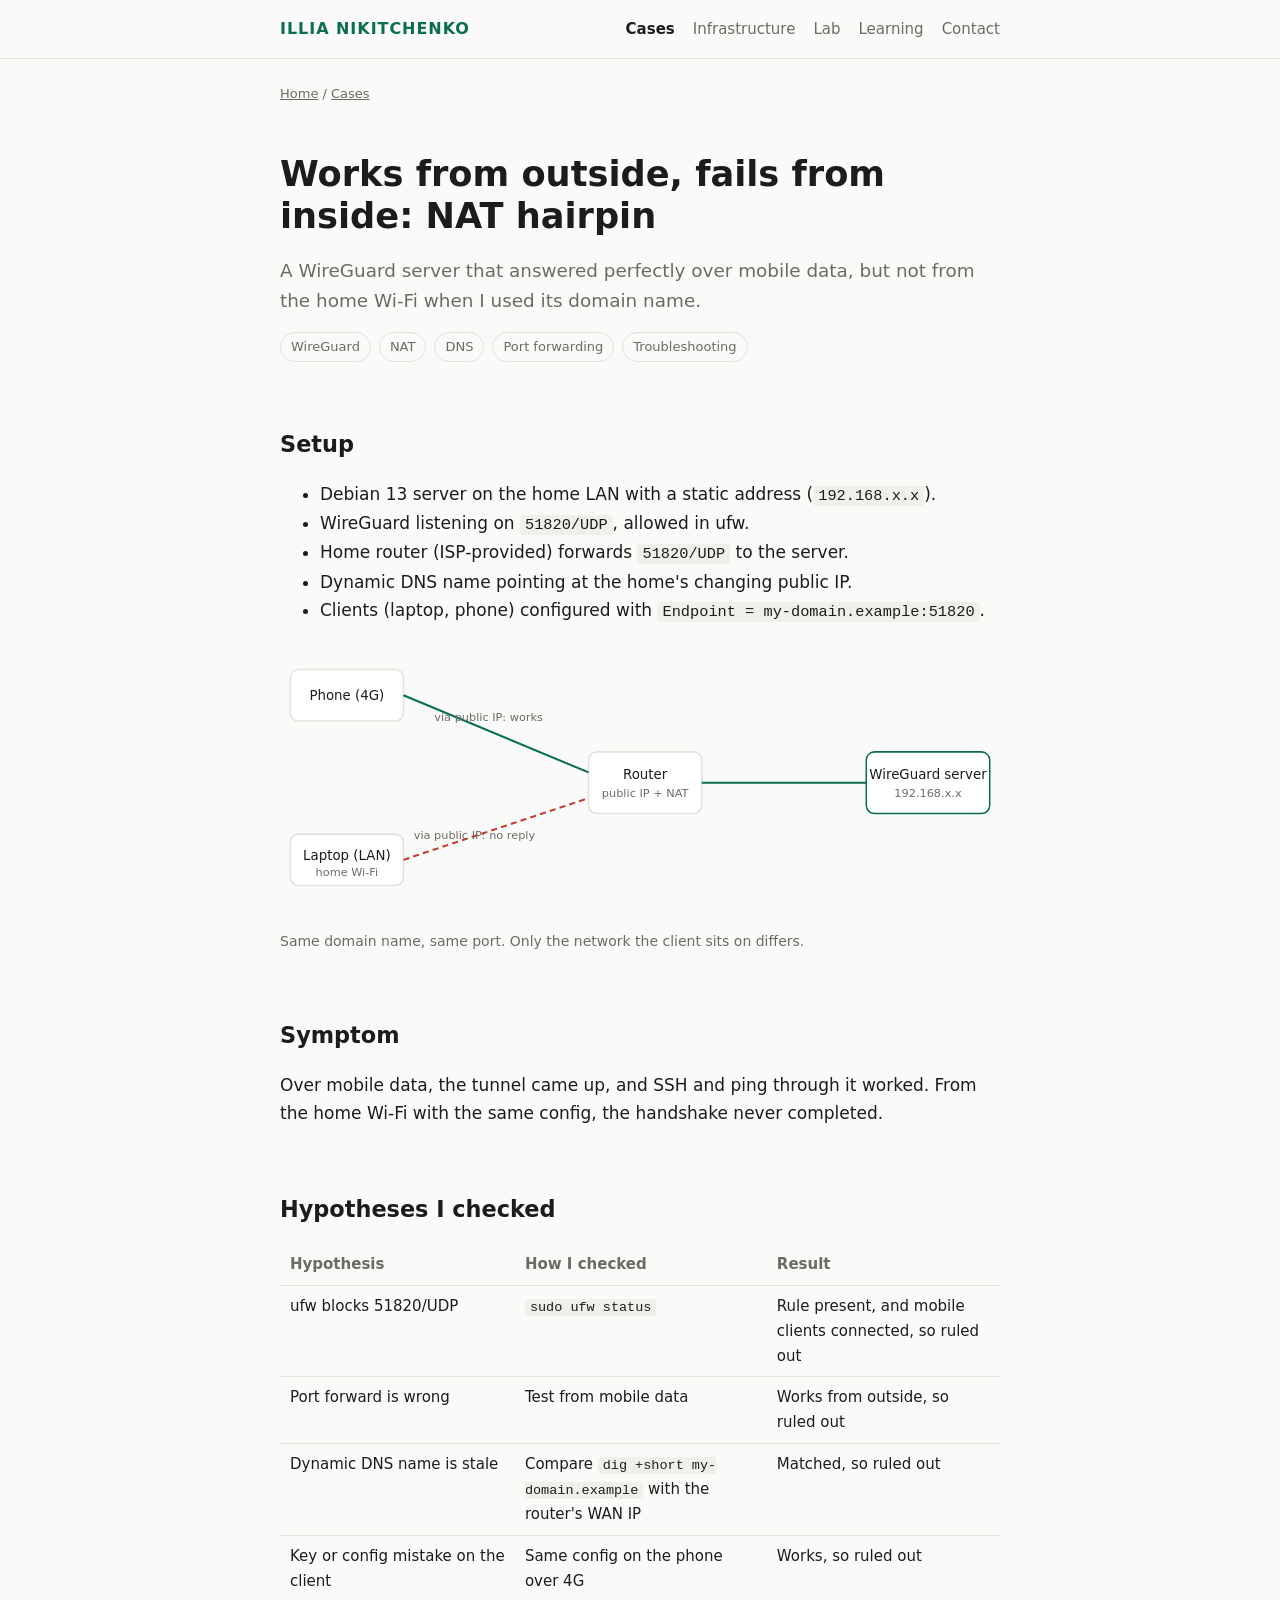
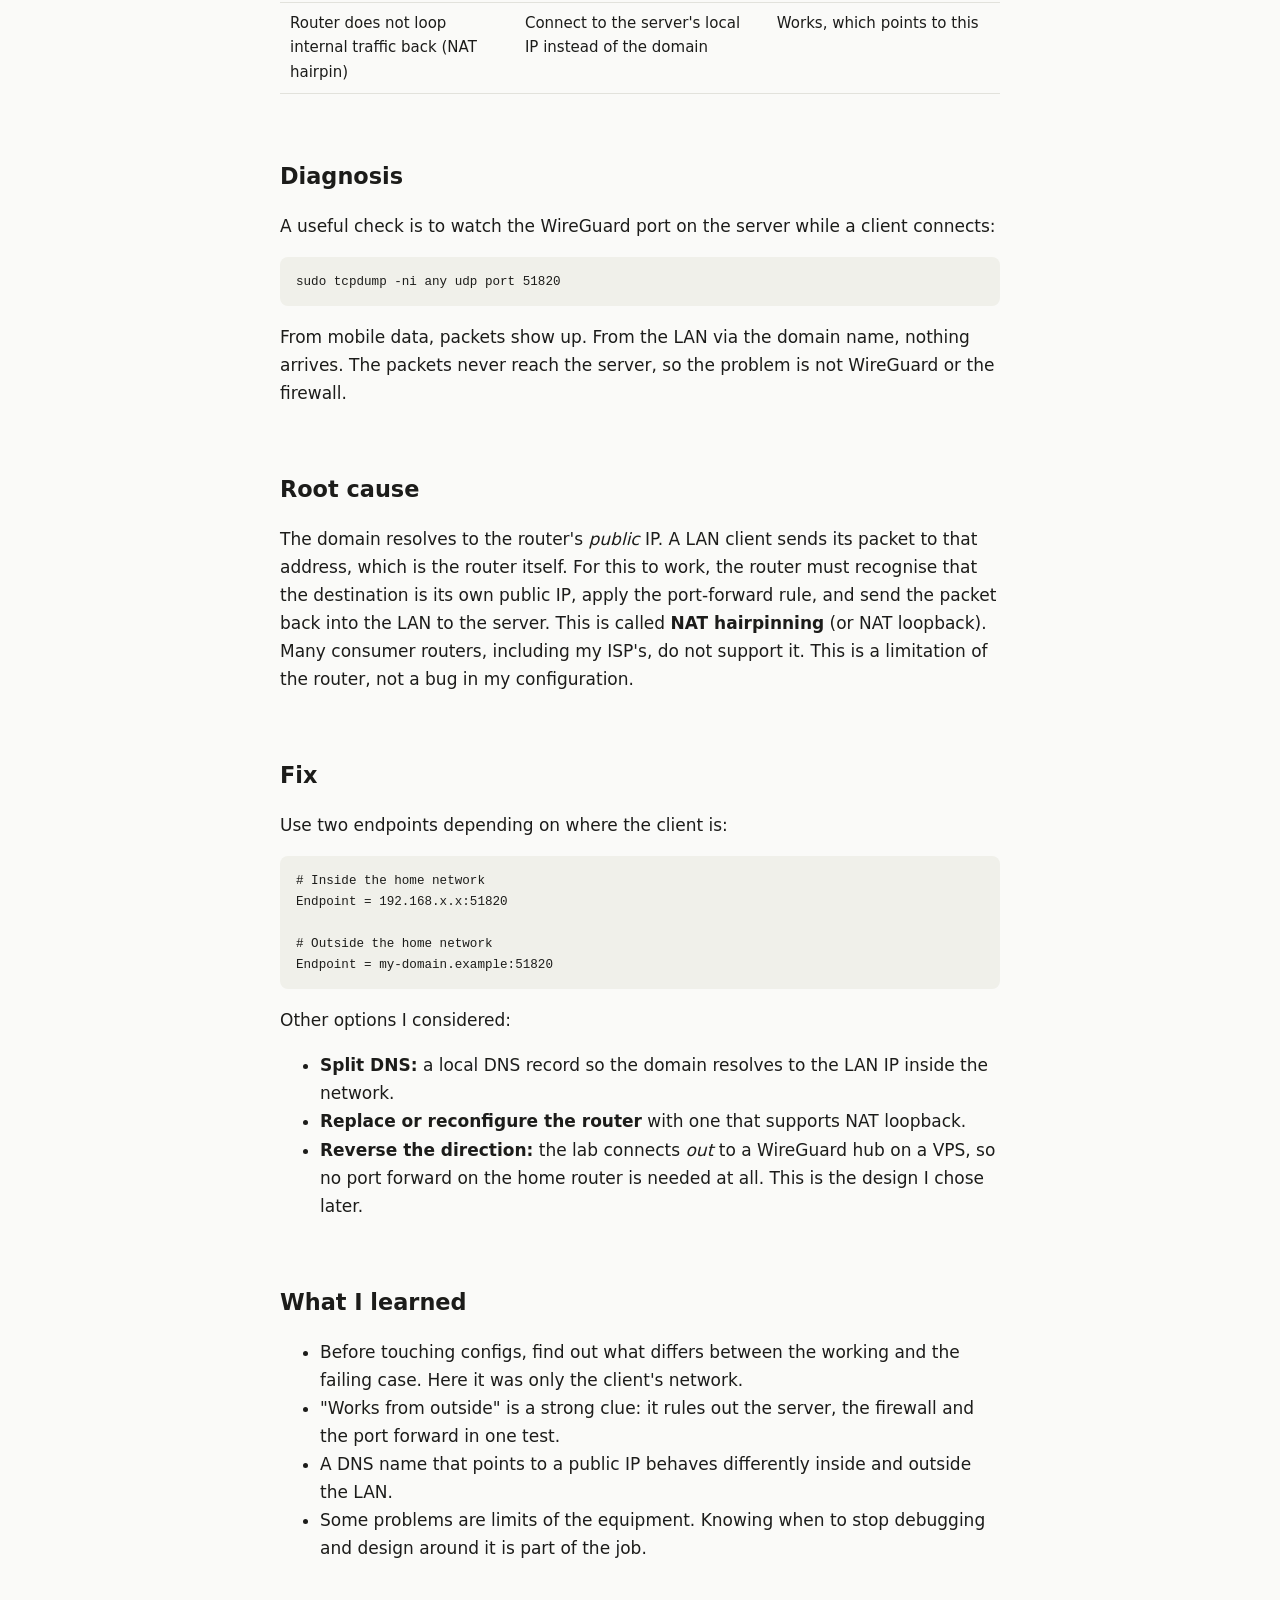
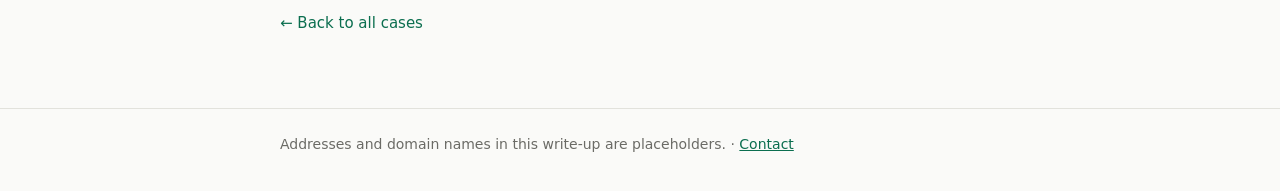
<file: cases/nat-hairpin.html>
<!doctype html>
<html lang="en">
<head>
  <meta charset="utf-8">
  <meta name="viewport" content="width=device-width, initial-scale=1">
  <title>NAT hairpin: works from outside, fails from inside — Illia Nikitchenko</title>
  <meta name="description" content="Why a WireGuard server reachable over mobile data could not be reached from the home network via its domain name.">
  <link rel="stylesheet" href="/style.css">
</head>
<body>
<header class="site">
  <div class="wrap">
    <a class="brand" href="/">Illia Nikitchenko</a>
    <nav>
      <a href="/cases/" class="active">Cases</a>
      <a href="/infrastructure/">Infrastructure</a>
      <a href="/lab/">Lab</a>
      <a href="/learning/">Learning</a>
      <a href="/contact/">Contact</a>
    </nav>
  </div>
</header>

<main class="wrap">
  <p class="crumbs"><a href="/">Home</a> / <a href="/cases/">Cases</a></p>
  <h1>Works from outside, fails from inside: NAT hairpin</h1>
  <p class="lead">A WireGuard server that answered perfectly over mobile data, but not from the home Wi-Fi when I used its domain name.</p>
  <ul class="tags">
    <li>WireGuard</li><li>NAT</li><li>DNS</li><li>Port forwarding</li><li>Troubleshooting</li>
  </ul>

  <h2>Setup</h2>
  <ul>
    <li>Debian 13 server on the home LAN with a static address (<code>192.168.x.x</code>).</li>
    <li>WireGuard listening on <code>51820/UDP</code>, allowed in ufw.</li>
    <li>Home router (ISP-provided) forwards <code>51820/UDP</code> to the server.</li>
    <li>Dynamic DNS name pointing at the home's changing public IP.</li>
    <li>Clients (laptop, phone) configured with <code>Endpoint = my-domain.example:51820</code>.</li>
  </ul>

  <figure>
    <svg viewBox="0 0 700 260" role="img" aria-label="Diagram comparing a working connection from mobile data and a failing connection from inside the LAN through the public IP">
      <rect class="box" x="10" y="20" width="110" height="50" rx="8"/>
      <text x="65" y="50" text-anchor="middle">Phone (4G)</text>

      <rect class="box" x="10" y="180" width="110" height="50" rx="8"/>
      <text x="65" y="205" text-anchor="middle">Laptop (LAN)</text>
      <text class="small" x="65" y="221" text-anchor="middle">home Wi-Fi</text>

      <rect class="box" x="300" y="100" width="110" height="60" rx="8"/>
      <text x="355" y="126" text-anchor="middle">Router</text>
      <text class="small" x="355" y="144" text-anchor="middle">public IP + NAT</text>

      <rect class="box hl" x="570" y="100" width="120" height="60" rx="8"/>
      <text x="630" y="126" text-anchor="middle">WireGuard server</text>
      <text class="small" x="630" y="144" text-anchor="middle">192.168.x.x</text>

      <path class="ok" d="M120 45 L300 120"/>
      <path class="ok" d="M410 130 L570 130"/>
      <path class="bad" d="M120 205 L300 145"/>

      <text class="small" x="150" y="70">via public IP: works</text>
      <text class="small" x="130" y="185">via public IP: no reply</text>
    </svg>
    <figcaption>Same domain name, same port. Only the network the client sits on differs.</figcaption>
  </figure>

  <h2>Symptom</h2>
  <p>
    Over mobile data, the tunnel came up, and SSH and ping through it worked.
    From the home Wi-Fi with the same config, the handshake never completed.
  </p>

  <h2>Hypotheses I checked</h2>
  <table>
    <tr><th>Hypothesis</th><th>How I checked</th><th>Result</th></tr>
    <tr><td>ufw blocks 51820/UDP</td><td><code>sudo ufw status</code></td><td>Rule present, and mobile clients connected, so ruled out</td></tr>
    <tr><td>Port forward is wrong</td><td>Test from mobile data</td><td>Works from outside, so ruled out</td></tr>
    <tr><td>Dynamic DNS name is stale</td><td>Compare <code>dig +short my-domain.example</code> with the router's WAN IP</td><td>Matched, so ruled out</td></tr>
    <tr><td>Key or config mistake on the client</td><td>Same config on the phone over 4G</td><td>Works, so ruled out</td></tr>
    <tr><td>Router does not loop internal traffic back (NAT hairpin)</td><td>Connect to the server's local IP instead of the domain</td><td>Works, which points to this</td></tr>
  </table>

  <h2>Diagnosis</h2>
  <p>A useful check is to watch the WireGuard port on the server while a client connects:</p>
  <pre><code>sudo tcpdump -ni any udp port 51820</code></pre>
  <p>
    From mobile data, packets show up. From the LAN via the domain name, nothing arrives.
    The packets never reach the server, so the problem is not WireGuard or the firewall.
  </p>

  <h2>Root cause</h2>
  <p>
    The domain resolves to the router's <em>public</em> IP. A LAN client sends its packet to that address,
    which is the router itself. For this to work, the router must recognise that the destination is its own
    public IP, apply the port-forward rule, and send the packet back into the LAN to the server. This is called
    <strong>NAT hairpinning</strong> (or NAT loopback). Many consumer routers, including my ISP's, do not support it.
    This is a limitation of the router, not a bug in my configuration.
  </p>

  <h2>Fix</h2>
  <p>Use two endpoints depending on where the client is:</p>
  <pre><code># Inside the home network
Endpoint = 192.168.x.x:51820

# Outside the home network
Endpoint = my-domain.example:51820</code></pre>
  <p>Other options I considered:</p>
  <ul>
    <li><strong>Split DNS:</strong> a local DNS record so the domain resolves to the LAN IP inside the network.</li>
    <li><strong>Replace or reconfigure the router</strong> with one that supports NAT loopback.</li>
    <li><strong>Reverse the direction:</strong> the lab connects <em>out</em> to a WireGuard hub on a VPS, so no port forward on the home router is needed at all. This is the design I chose later.</li>
  </ul>

  <h2>What I learned</h2>
  <ul>
    <li>Before touching configs, find out what differs between the working and the failing case. Here it was only the client's network.</li>
    <li>"Works from outside" is a strong clue: it rules out the server, the firewall and the port forward in one test.</li>
    <li>A DNS name that points to a public IP behaves differently inside and outside the LAN.</li>
    <li>Some problems are limits of the equipment. Knowing when to stop debugging and design around it is part of the job.</li>
  </ul>

  <a class="back" href="/cases/">← Back to all cases</a>
</main>

<footer>
  <div class="wrap">Addresses and domain names in this write-up are placeholders. · <a href="/contact/">Contact</a></div>
</footer>
</body>
</html>
</file>
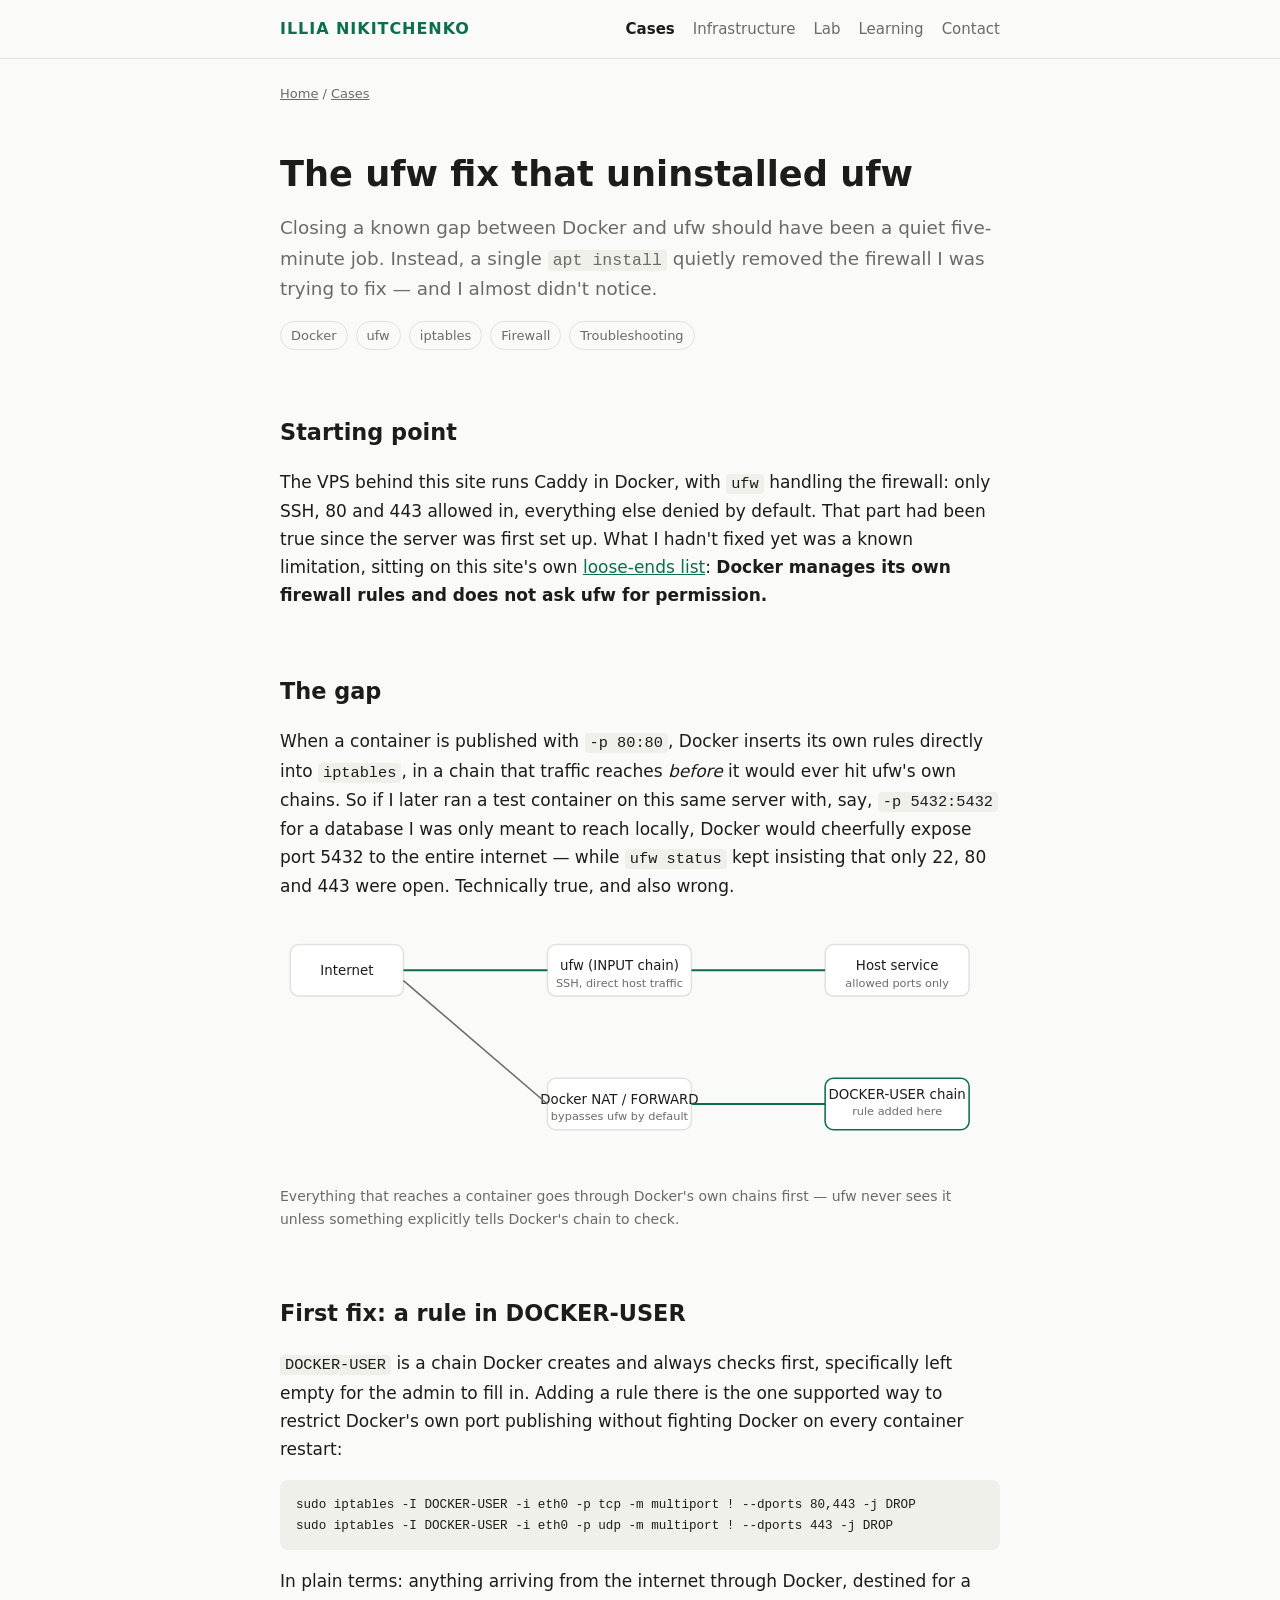
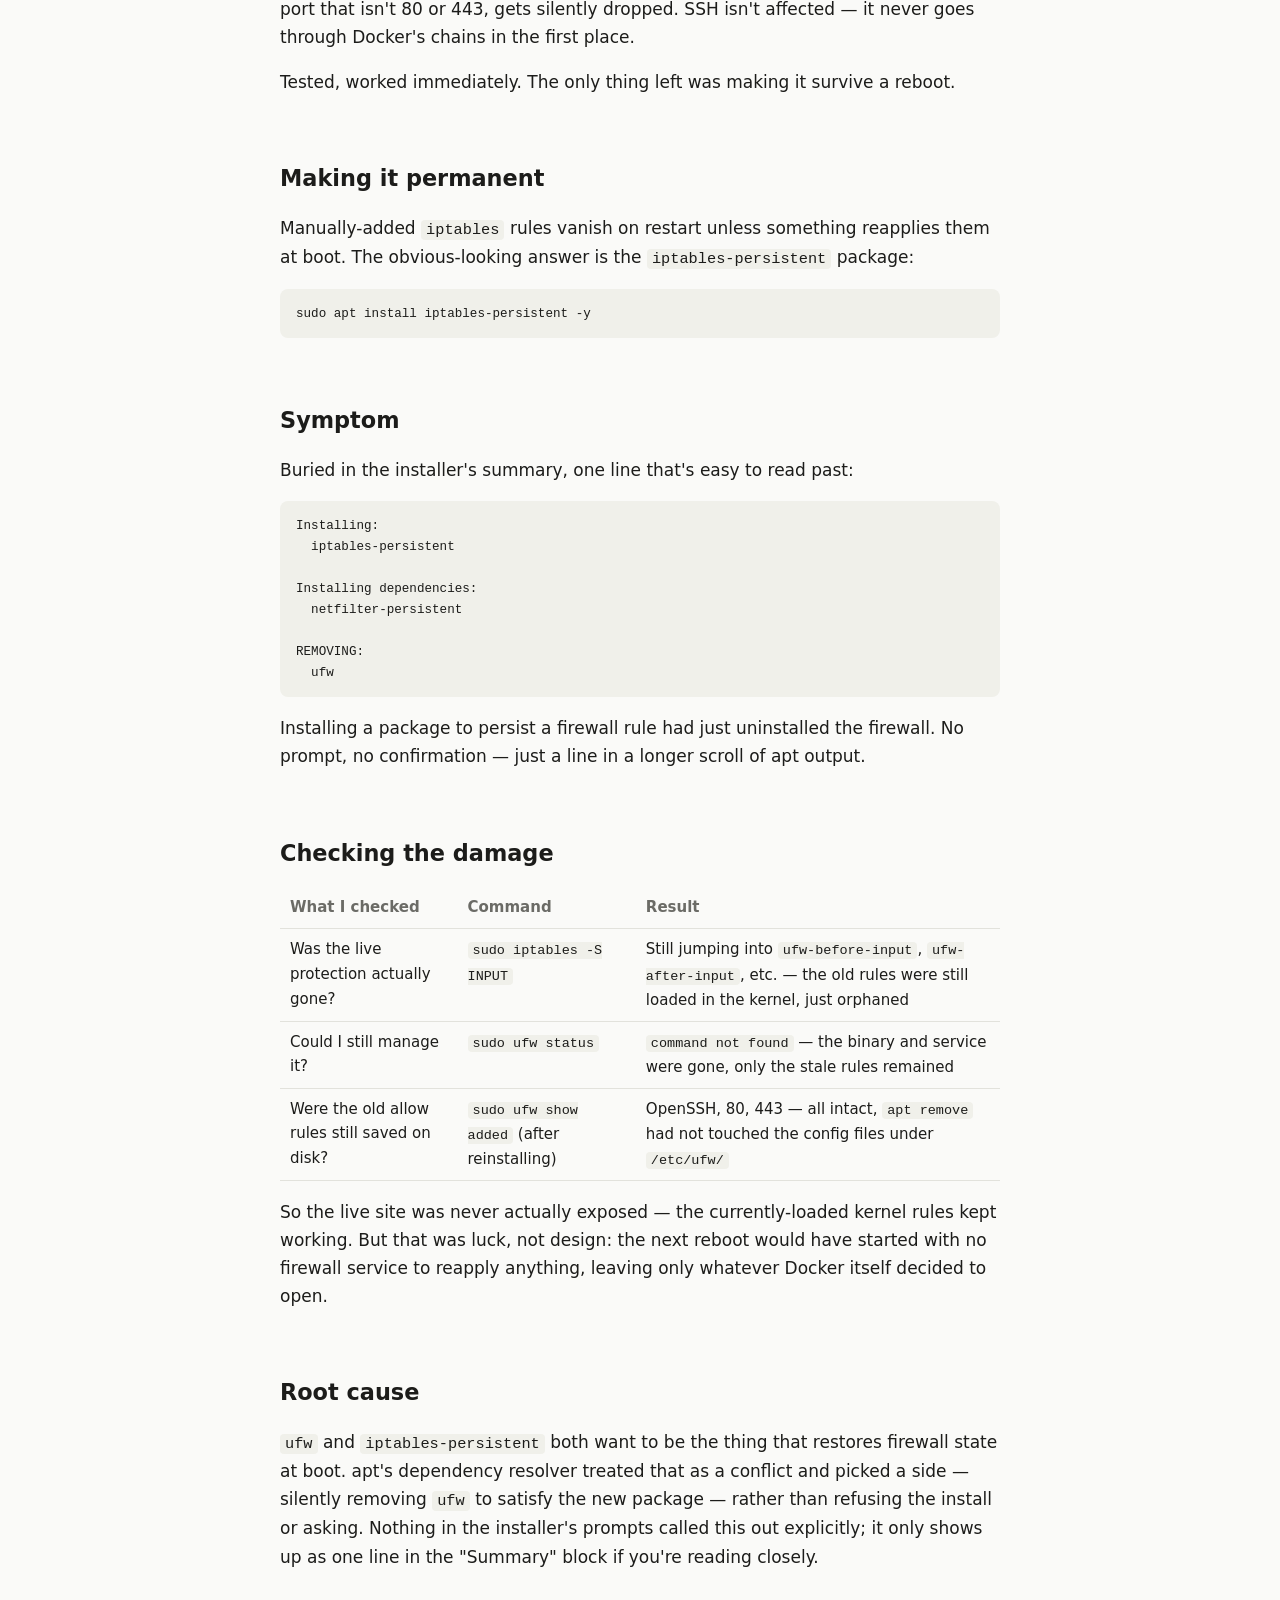
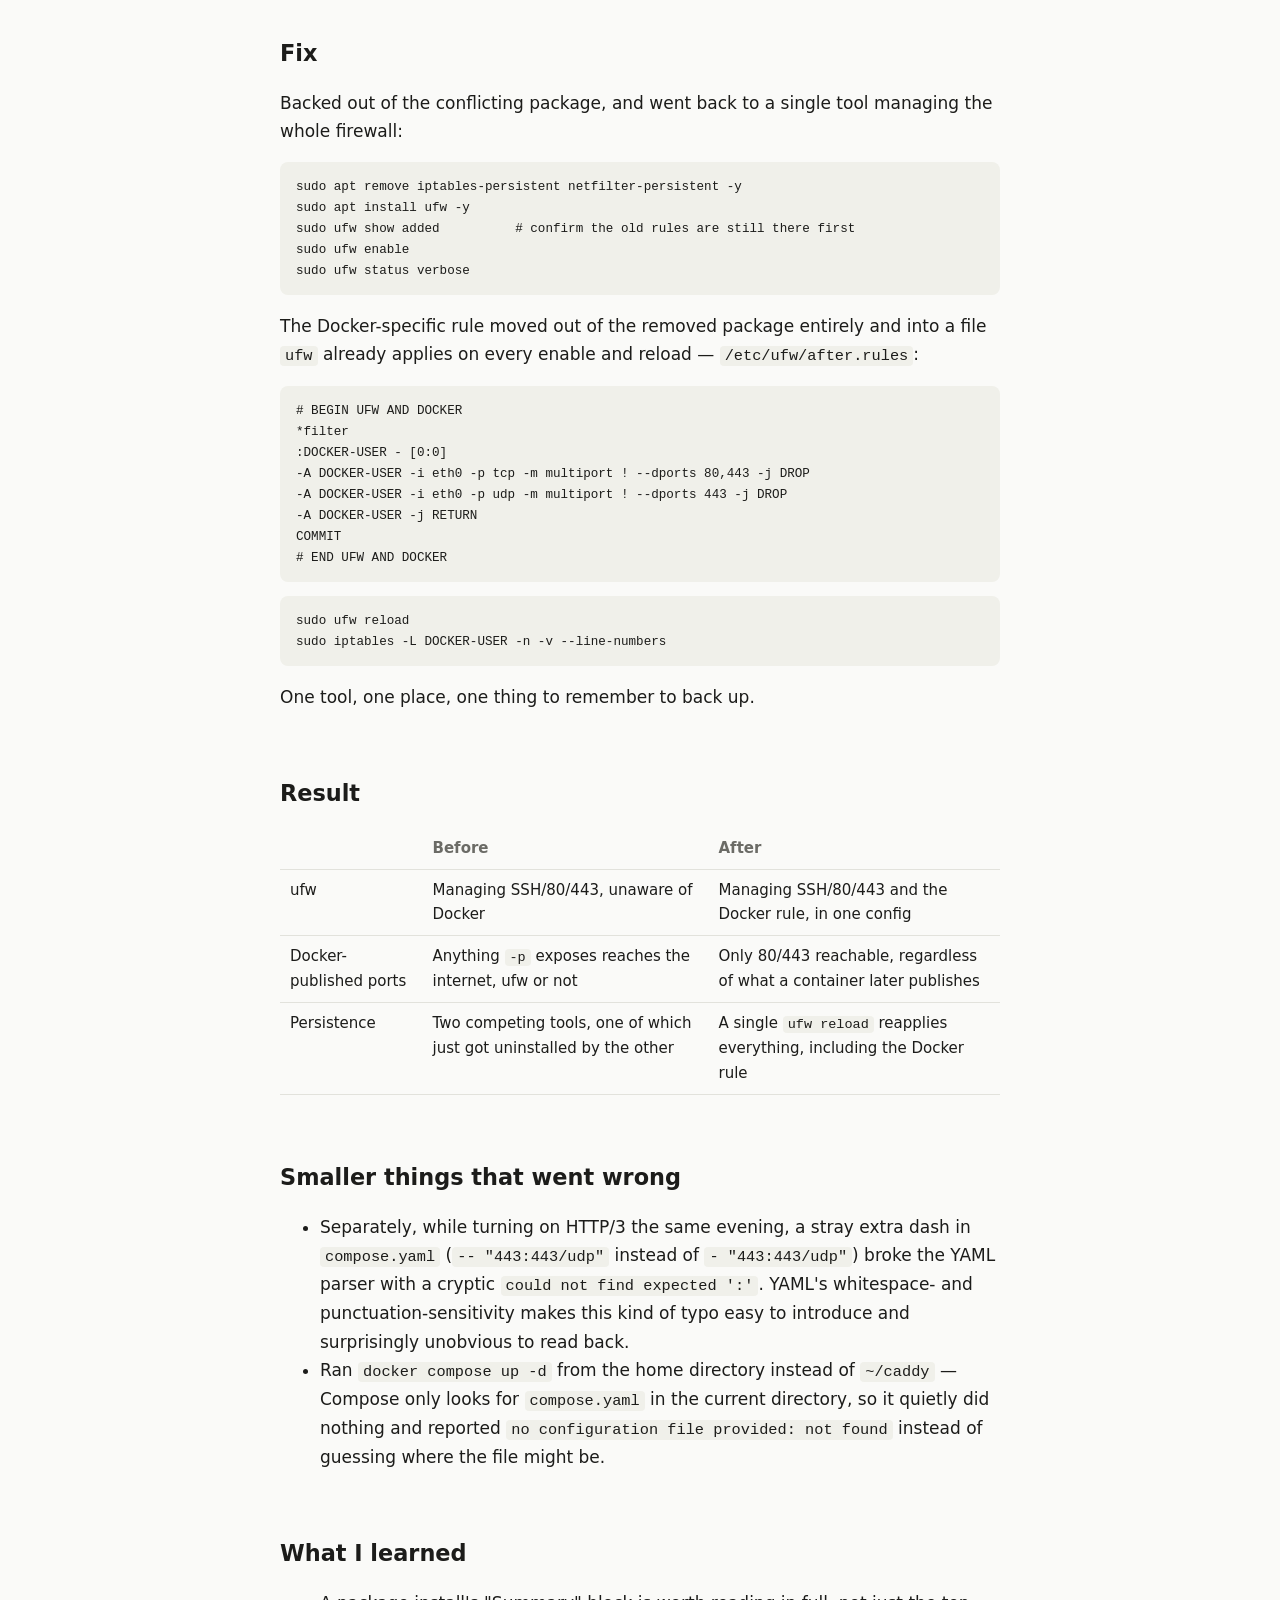
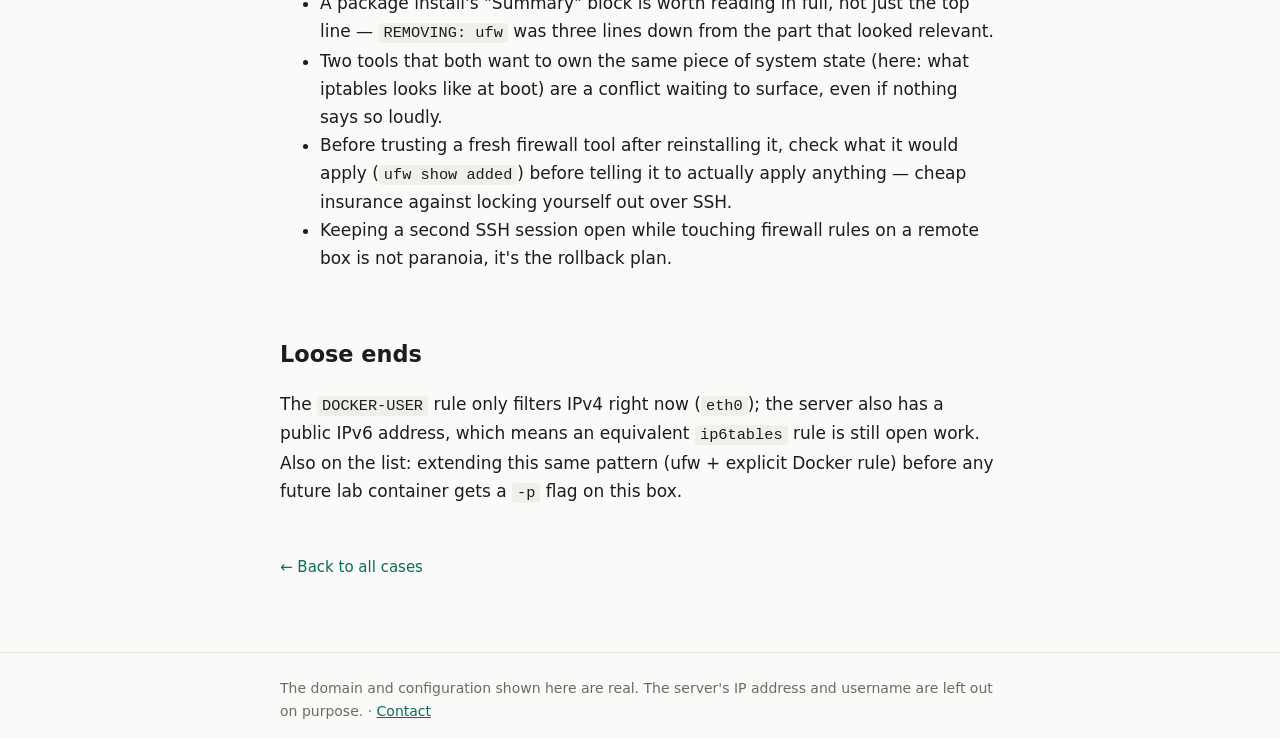
<file: cases/ufw-docker.html>
<!doctype html>
<html lang="en">
<head>
  <meta charset="utf-8">
  <meta name="viewport" content="width=device-width, initial-scale=1">
  <title>The ufw fix that uninstalled ufw — Illia Nikitchenko</title>
  <meta name="description" content="Closing the gap between Docker and ufw on a VPS firewall, and the package conflict that quietly removed ufw entirely while trying to fix it.">
  <link rel="stylesheet" href="/style.css">
</head>
<body>
<header class="site">
  <div class="wrap">
    <a class="brand" href="/">Illia Nikitchenko</a>
    <nav>
      <a href="/cases/" class="active">Cases</a>
      <a href="/infrastructure/">Infrastructure</a>
      <a href="/lab/">Lab</a>
      <a href="/learning/">Learning</a>
      <a href="/contact/">Contact</a>
    </nav>
  </div>
</header>

<main class="wrap">
  <p class="crumbs"><a href="/">Home</a> / <a href="/cases/">Cases</a></p>
  <h1>The ufw fix that uninstalled ufw</h1>
  <p class="lead">Closing a known gap between Docker and ufw should have been a quiet five-minute job. Instead, a single <code>apt install</code> quietly removed the firewall I was trying to fix — and I almost didn't notice.</p>
  <ul class="tags">
    <li>Docker</li><li>ufw</li><li>iptables</li><li>Firewall</li><li>Troubleshooting</li>
  </ul>

  <h2>Starting point</h2>
  <p>
    The VPS behind this site runs Caddy in Docker, with <code>ufw</code> handling the firewall: only SSH, 80 and 443
    allowed in, everything else denied by default. That part had been true since the server was first set up.
    What I hadn't fixed yet was a known limitation, sitting on this site's own <a href="/lab/">loose-ends list</a>:
    <strong>Docker manages its own firewall rules and does not ask ufw for permission.</strong>
  </p>

  <h2>The gap</h2>
  <p>
    When a container is published with <code>-p 80:80</code>, Docker inserts its own rules directly into
    <code>iptables</code>, in a chain that traffic reaches <em>before</em> it would ever hit ufw's own chains.
    So if I later ran a test container on this same server with, say, <code>-p 5432:5432</code> for a database
    I was only meant to reach locally, Docker would cheerfully expose port 5432 to the entire internet —
    while <code>ufw status</code> kept insisting that only 22, 80 and 443 were open. Technically true, and also wrong.
  </p>

  <figure>
    <svg viewBox="0 0 700 240" role="img" aria-label="Diagram: normal traffic passes through ufw's chains, while Docker-published ports bypass ufw entirely unless a DOCKER-USER rule is added">
      <rect class="box" x="10" y="20" width="110" height="50" rx="8"/>
      <text x="65" y="50" text-anchor="middle">Internet</text>

      <rect class="box" x="260" y="20" width="140" height="50" rx="8"/>
      <text x="330" y="45" text-anchor="middle">ufw (INPUT chain)</text>
      <text class="small" x="330" y="61" text-anchor="middle">SSH, direct host traffic</text>

      <rect class="box" x="530" y="20" width="140" height="50" rx="8"/>
      <text x="600" y="45" text-anchor="middle">Host service</text>
      <text class="small" x="600" y="61" text-anchor="middle">allowed ports only</text>

      <rect class="box" x="260" y="150" width="140" height="50" rx="8"/>
      <text x="330" y="175" text-anchor="middle">Docker NAT / FORWARD</text>
      <text class="small" x="330" y="191" text-anchor="middle">bypasses ufw by default</text>

      <rect class="box hl" x="530" y="150" width="140" height="50" rx="8"/>
      <text x="600" y="170" text-anchor="middle">DOCKER-USER chain</text>
      <text class="small" x="600" y="186" text-anchor="middle">rule added here</text>

      <path class="ok" d="M120 45 L260 45"/>
      <path class="ok" d="M400 45 L530 45"/>
      <path class="line" d="M120 55 L260 175"/>
      <path class="ok" d="M400 175 L530 175"/>
    </svg>
    <figcaption>Everything that reaches a container goes through Docker's own chains first — ufw never sees it unless something explicitly tells Docker's chain to check.</figcaption>
  </figure>

  <h2>First fix: a rule in DOCKER-USER</h2>
  <p>
    <code>DOCKER-USER</code> is a chain Docker creates and always checks first, specifically left empty for the
    admin to fill in. Adding a rule there is the one supported way to restrict Docker's own port publishing
    without fighting Docker on every container restart:
  </p>
  <pre><code>sudo iptables -I DOCKER-USER -i eth0 -p tcp -m multiport ! --dports 80,443 -j DROP
sudo iptables -I DOCKER-USER -i eth0 -p udp -m multiport ! --dports 443 -j DROP</code></pre>
  <p>
    In plain terms: anything arriving from the internet through Docker, destined for a port that isn't 80 or 443,
    gets silently dropped. SSH isn't affected — it never goes through Docker's chains in the first place.
  </p>
  <p>Tested, worked immediately. The only thing left was making it survive a reboot.</p>

  <h2>Making it permanent</h2>
  <p>
    Manually-added <code>iptables</code> rules vanish on restart unless something reapplies them at boot.
    The obvious-looking answer is the <code>iptables-persistent</code> package:
  </p>
  <pre><code>sudo apt install iptables-persistent -y</code></pre>

  <h2>Symptom</h2>
  <p>Buried in the installer's summary, one line that's easy to read past:</p>
  <pre><code>Installing:
  iptables-persistent

Installing dependencies:
  netfilter-persistent

REMOVING:
  ufw</code></pre>
  <p>
    Installing a package to persist a firewall rule had just uninstalled the firewall. No prompt, no confirmation —
    just a line in a longer scroll of apt output.
  </p>

  <h2>Checking the damage</h2>
  <table>
    <tr><th>What I checked</th><th>Command</th><th>Result</th></tr>
    <tr><td>Was the live protection actually gone?</td><td><code>sudo iptables -S INPUT</code></td><td>Still jumping into <code>ufw-before-input</code>, <code>ufw-after-input</code>, etc. — the old rules were still loaded in the kernel, just orphaned</td></tr>
    <tr><td>Could I still manage it?</td><td><code>sudo ufw status</code></td><td><code>command not found</code> — the binary and service were gone, only the stale rules remained</td></tr>
    <tr><td>Were the old allow rules still saved on disk?</td><td><code>sudo ufw show added</code> (after reinstalling)</td><td>OpenSSH, 80, 443 — all intact, <code>apt remove</code> had not touched the config files under <code>/etc/ufw/</code></td></tr>
  </table>
  <p>
    So the live site was never actually exposed — the currently-loaded kernel rules kept working. But that was luck,
    not design: the next reboot would have started with no firewall service to reapply anything, leaving only
    whatever Docker itself decided to open.
  </p>

  <h2>Root cause</h2>
  <p>
    <code>ufw</code> and <code>iptables-persistent</code> both want to be the thing that restores firewall state
    at boot. apt's dependency resolver treated that as a conflict and picked a side — silently removing <code>ufw</code>
    to satisfy the new package — rather than refusing the install or asking. Nothing in the installer's prompts called
    this out explicitly; it only shows up as one line in the "Summary" block if you're reading closely.
  </p>

  <h2>Fix</h2>
  <p>Backed out of the conflicting package, and went back to a single tool managing the whole firewall:</p>
  <pre><code>sudo apt remove iptables-persistent netfilter-persistent -y
sudo apt install ufw -y
sudo ufw show added          # confirm the old rules are still there first
sudo ufw enable
sudo ufw status verbose</code></pre>
  <p>
    The Docker-specific rule moved out of the removed package entirely and into a file <code>ufw</code> already
    applies on every enable and reload — <code>/etc/ufw/after.rules</code>:
  </p>
  <pre><code># BEGIN UFW AND DOCKER
*filter
:DOCKER-USER - [0:0]
-A DOCKER-USER -i eth0 -p tcp -m multiport ! --dports 80,443 -j DROP
-A DOCKER-USER -i eth0 -p udp -m multiport ! --dports 443 -j DROP
-A DOCKER-USER -j RETURN
COMMIT
# END UFW AND DOCKER</code></pre>
  <pre><code>sudo ufw reload
sudo iptables -L DOCKER-USER -n -v --line-numbers</code></pre>
  <p>One tool, one place, one thing to remember to back up.</p>

  <h2>Result</h2>
  <table>
    <tr><th></th><th>Before</th><th>After</th></tr>
    <tr><td>ufw</td><td>Managing SSH/80/443, unaware of Docker</td><td>Managing SSH/80/443 and the Docker rule, in one config</td></tr>
    <tr><td>Docker-published ports</td><td>Anything <code>-p</code> exposes reaches the internet, ufw or not</td><td>Only 80/443 reachable, regardless of what a container later publishes</td></tr>
    <tr><td>Persistence</td><td>Two competing tools, one of which just got uninstalled by the other</td><td>A single <code>ufw reload</code> reapplies everything, including the Docker rule</td></tr>
  </table>

  <h2>Smaller things that went wrong</h2>
  <ul>
    <li>
      Separately, while turning on HTTP/3 the same evening, a stray extra dash in <code>compose.yaml</code>
      (<code>-- "443:443/udp"</code> instead of <code>- "443:443/udp"</code>) broke the YAML parser with a cryptic
      <code>could not find expected ':'</code>. YAML's whitespace- and punctuation-sensitivity makes this kind of
      typo easy to introduce and surprisingly unobvious to read back.
    </li>
    <li>
      Ran <code>docker compose up -d</code> from the home directory instead of <code>~/caddy</code> — Compose
      only looks for <code>compose.yaml</code> in the current directory, so it quietly did nothing and reported
      <code>no configuration file provided: not found</code> instead of guessing where the file might be.
    </li>
  </ul>

  <h2>What I learned</h2>
  <ul>
    <li>A package install's "Summary" block is worth reading in full, not just the top line — <code>REMOVING: ufw</code> was three lines down from the part that looked relevant.</li>
    <li>Two tools that both want to own the same piece of system state (here: what iptables looks like at boot) are a conflict waiting to surface, even if nothing says so loudly.</li>
    <li>Before trusting a fresh firewall tool after reinstalling it, check what it would apply (<code>ufw show added</code>) before telling it to actually apply anything — cheap insurance against locking yourself out over SSH.</li>
    <li>Keeping a second SSH session open while touching firewall rules on a remote box is not paranoia, it's the rollback plan.</li>
  </ul>

  <h2>Loose ends</h2>
  <p>
    The <code>DOCKER-USER</code> rule only filters IPv4 right now (<code>eth0</code>); the server also has a public
    IPv6 address, which means an equivalent <code>ip6tables</code> rule is still open work. Also on the list:
    extending this same pattern (ufw + explicit Docker rule) before any future lab container gets a <code>-p</code>
    flag on this box.
  </p>

  <a class="back" href="/cases/">← Back to all cases</a>
</main>

<footer>
  <div class="wrap">The domain and configuration shown here are real. The server's IP address and username are left out on purpose. · <a href="/contact/">Contact</a></div>
</footer>
</body>
</html>
</file>
<file: style.css>
:root {
  --bg: #fafaf8;
  --fg: #1c1c1a;
  --muted: #6b6b66;
  --line: #e2e2dc;
  --accent: #0b6e4f;
  --card: #ffffff;
  --code-bg: #f0f0ea;
}
@media (prefers-color-scheme: dark) {
  :root {
    --bg: #141614;
    --fg: #e8e8e3;
    --muted: #9a9a92;
    --line: #2b2e2b;
    --accent: #4cc38a;
    --card: #1b1e1b;
    --code-bg: #202420;
  }
}
* { box-sizing: border-box; }
html { scroll-behavior: smooth; }
body {
  margin: 0;
  background: var(--bg);
  color: var(--fg);
  font: 17px/1.65 system-ui, -apple-system, "Segoe UI", Roboto, sans-serif;
}
.wrap { max-width: 760px; margin: 0 auto; padding: 0 20px; }
header.site { border-bottom: 1px solid var(--line); }
header.site .wrap {
  display: flex; justify-content: space-between; align-items: center;
  padding-top: 16px; padding-bottom: 16px; flex-wrap: wrap; gap: 8px;
}
header.site .brand {
  font-weight: 700; font-size: 16px; color: var(--accent); text-decoration: none;
  text-transform: uppercase; letter-spacing: .06em;
}
nav { display: flex; flex-wrap: wrap; gap: 6px 18px; }
nav a { color: var(--muted); text-decoration: none; font-size: 15px; }
nav a:hover { color: var(--accent); }
nav a.active { color: var(--fg); font-weight: 600; }
a { color: var(--accent); }
h1 { font-size: 2.2rem; line-height: 1.2; margin: 48px 0 12px; }
h2 { font-size: 1.4rem; margin: 56px 0 16px; padding-top: 8px; }
h3 { font-size: 1.1rem; margin: 32px 0 8px; }
.lead { font-size: 1.15rem; color: var(--muted); margin-bottom: 8px; }
.eyebrow {
  font-size: 13px; text-transform: uppercase; letter-spacing: .06em;
  color: var(--accent); font-weight: 600; margin: 40px 0 4px;
}
.tags { display: flex; flex-wrap: wrap; gap: 8px; margin: 16px 0 0; padding: 0; list-style: none; }
.tags li {
  font-size: 13px; padding: 3px 10px; border: 1px solid var(--line);
  border-radius: 999px; color: var(--muted);
}
.card {
  display: block; background: var(--card); border: 1px solid var(--line);
  border-radius: 10px; padding: 16px 18px; margin: 12px 0;
  color: inherit; text-decoration: none;
}
a.card:hover { border-color: var(--accent); }
.card h3 { margin: 0 0 4px; }
.card p { margin: 0; color: var(--muted); font-size: 15px; }
.card .meta { font-size: 13px; color: var(--muted); margin-top: 8px; }
.soon { opacity: .7; }
.teaser {
  display: block; background: var(--card); border: 1px solid var(--line);
  border-radius: 10px; padding: 20px; margin: 14px 0; color: inherit; text-decoration: none;
}
a.teaser:hover { border-color: var(--accent); }
.teaser h3 { margin: 0 0 6px; }
.teaser p { margin: 0 0 10px; color: var(--muted); }
.teaser .more { font-size: 14px; color: var(--accent); }
pre, code { font-family: ui-monospace, "SF Mono", Menlo, Consolas, monospace; }
code { background: var(--code-bg); padding: 1px 5px; border-radius: 4px; font-size: .9em; }
pre {
  background: var(--code-bg); padding: 14px 16px; border-radius: 8px;
  overflow-x: auto; font-size: 14px; line-height: 1.5;
}
pre code { background: none; padding: 0; }
figure { margin: 24px 0; }
figcaption { color: var(--muted); font-size: 14px; margin-top: 6px; }
svg { max-width: 100%; height: auto; }
svg text { fill: var(--fg); font: 13px system-ui, sans-serif; }
svg .box { fill: var(--card); stroke: var(--line); stroke-width: 1.5; }
svg .hl { stroke: var(--accent); }
svg .line { stroke: var(--muted); stroke-width: 1.5; fill: none; }
svg .ok { stroke: var(--accent); stroke-width: 2; fill: none; }
svg .bad { stroke: #c0392b; stroke-width: 2; fill: none; stroke-dasharray: 6 4; }
svg .small { font-size: 11px; fill: var(--muted); }
.todo { background: #fff6d6; color: #5c4a00; padding: 1px 6px; border-radius: 4px; font-size: .9em; }
@media (prefers-color-scheme: dark) { .todo { background: #3a3200; color: #f2dc7a; } }
table { border-collapse: collapse; width: 100%; font-size: 15px; }
th, td { text-align: left; padding: 8px 10px; border-bottom: 1px solid var(--line); vertical-align: top; }
th { color: var(--muted); font-weight: 600; }
td code { overflow-wrap: anywhere; }
footer { border-top: 1px solid var(--line); margin-top: 72px; padding: 24px 0 40px; color: var(--muted); font-size: 14px; }
.back { display: inline-block; margin-top: 32px; font-size: 15px; text-decoration: none; }
.crumbs { font-size: 13px; color: var(--muted); margin: 24px 0 0; }
.crumbs a { color: var(--muted); }
</file>
